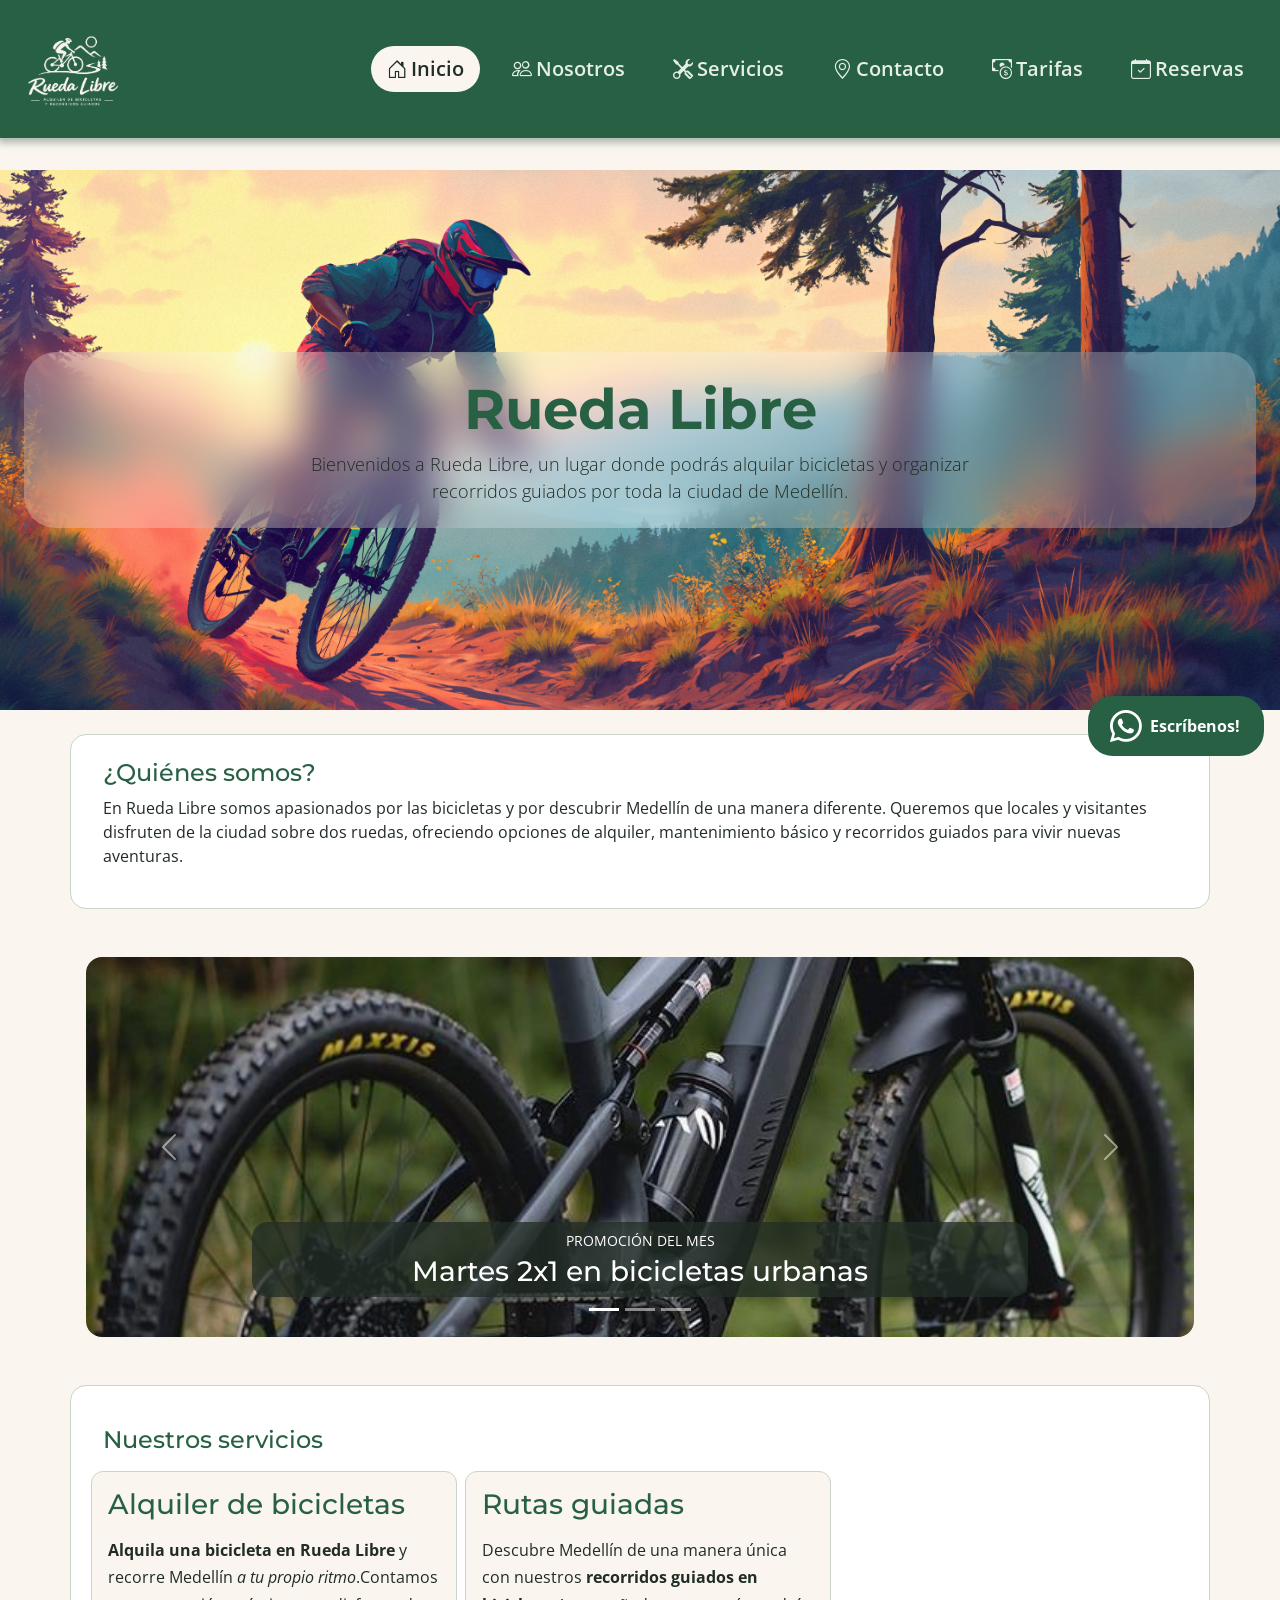
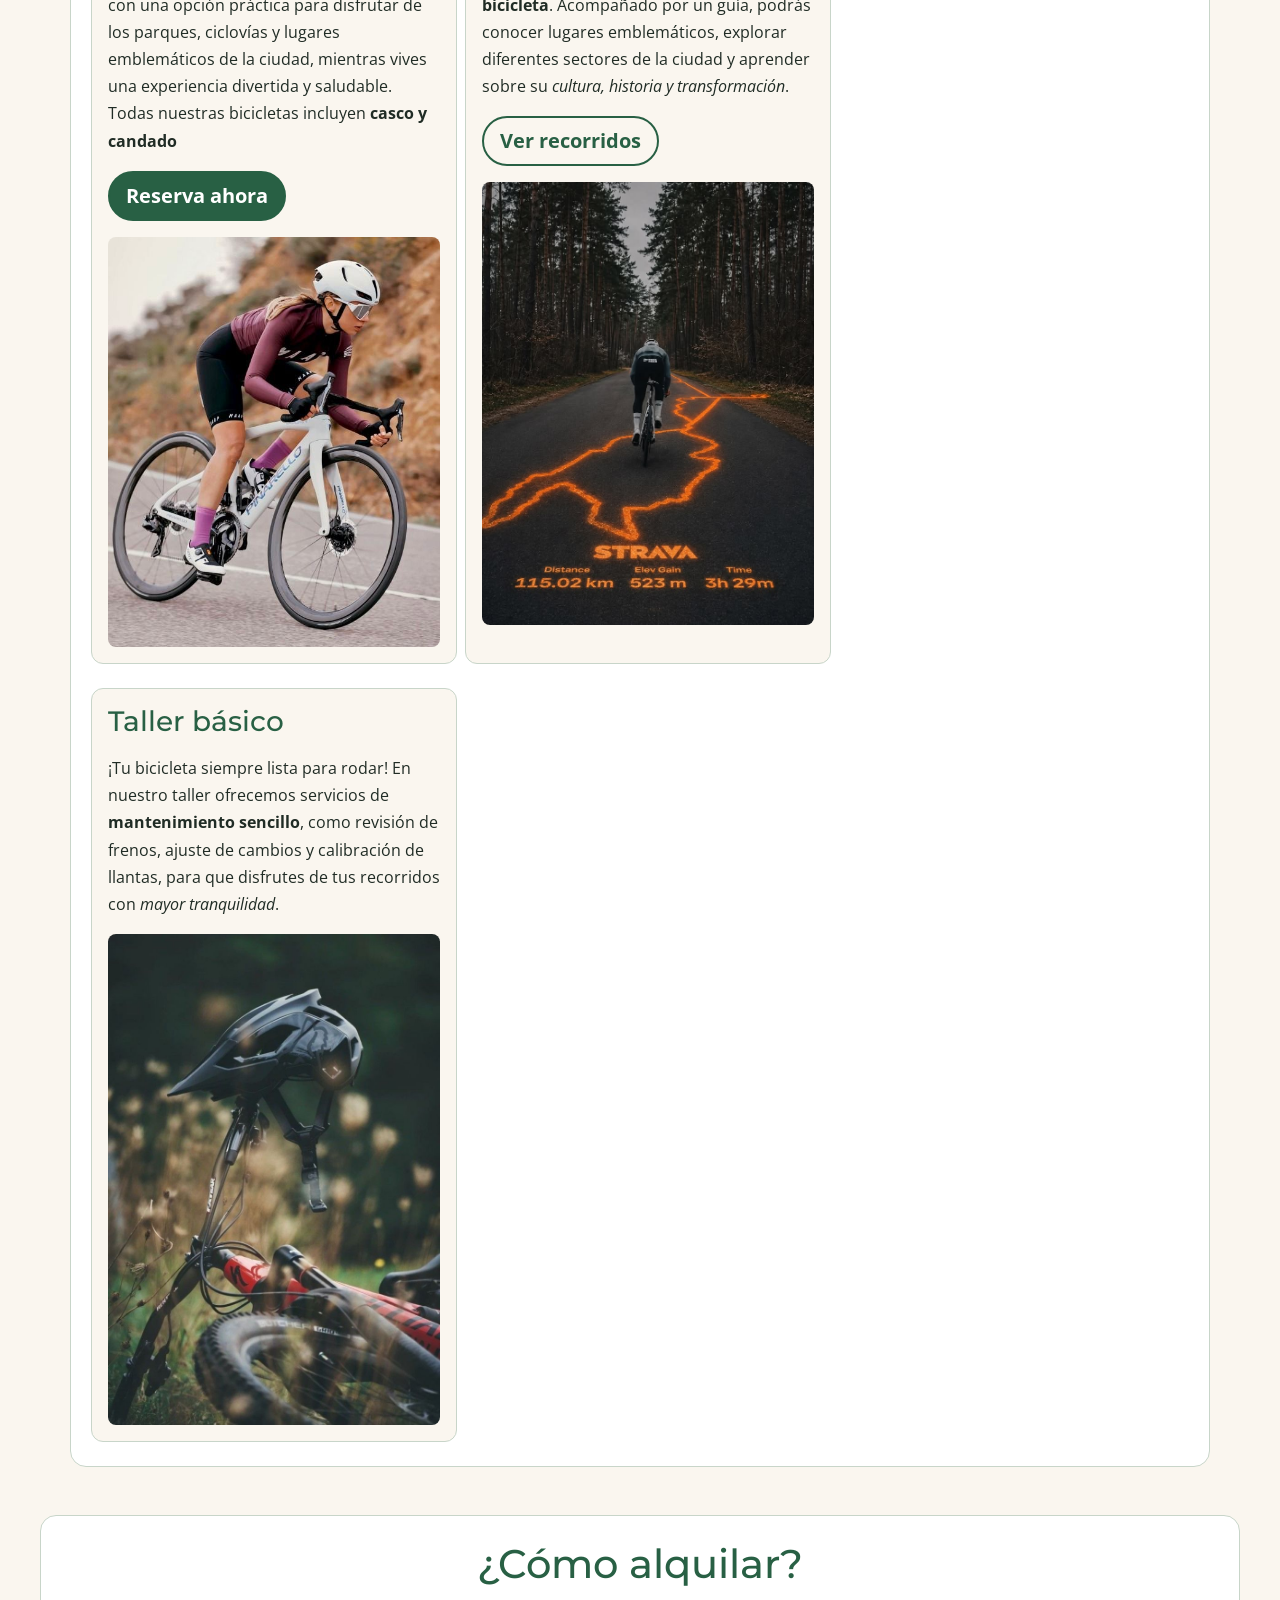
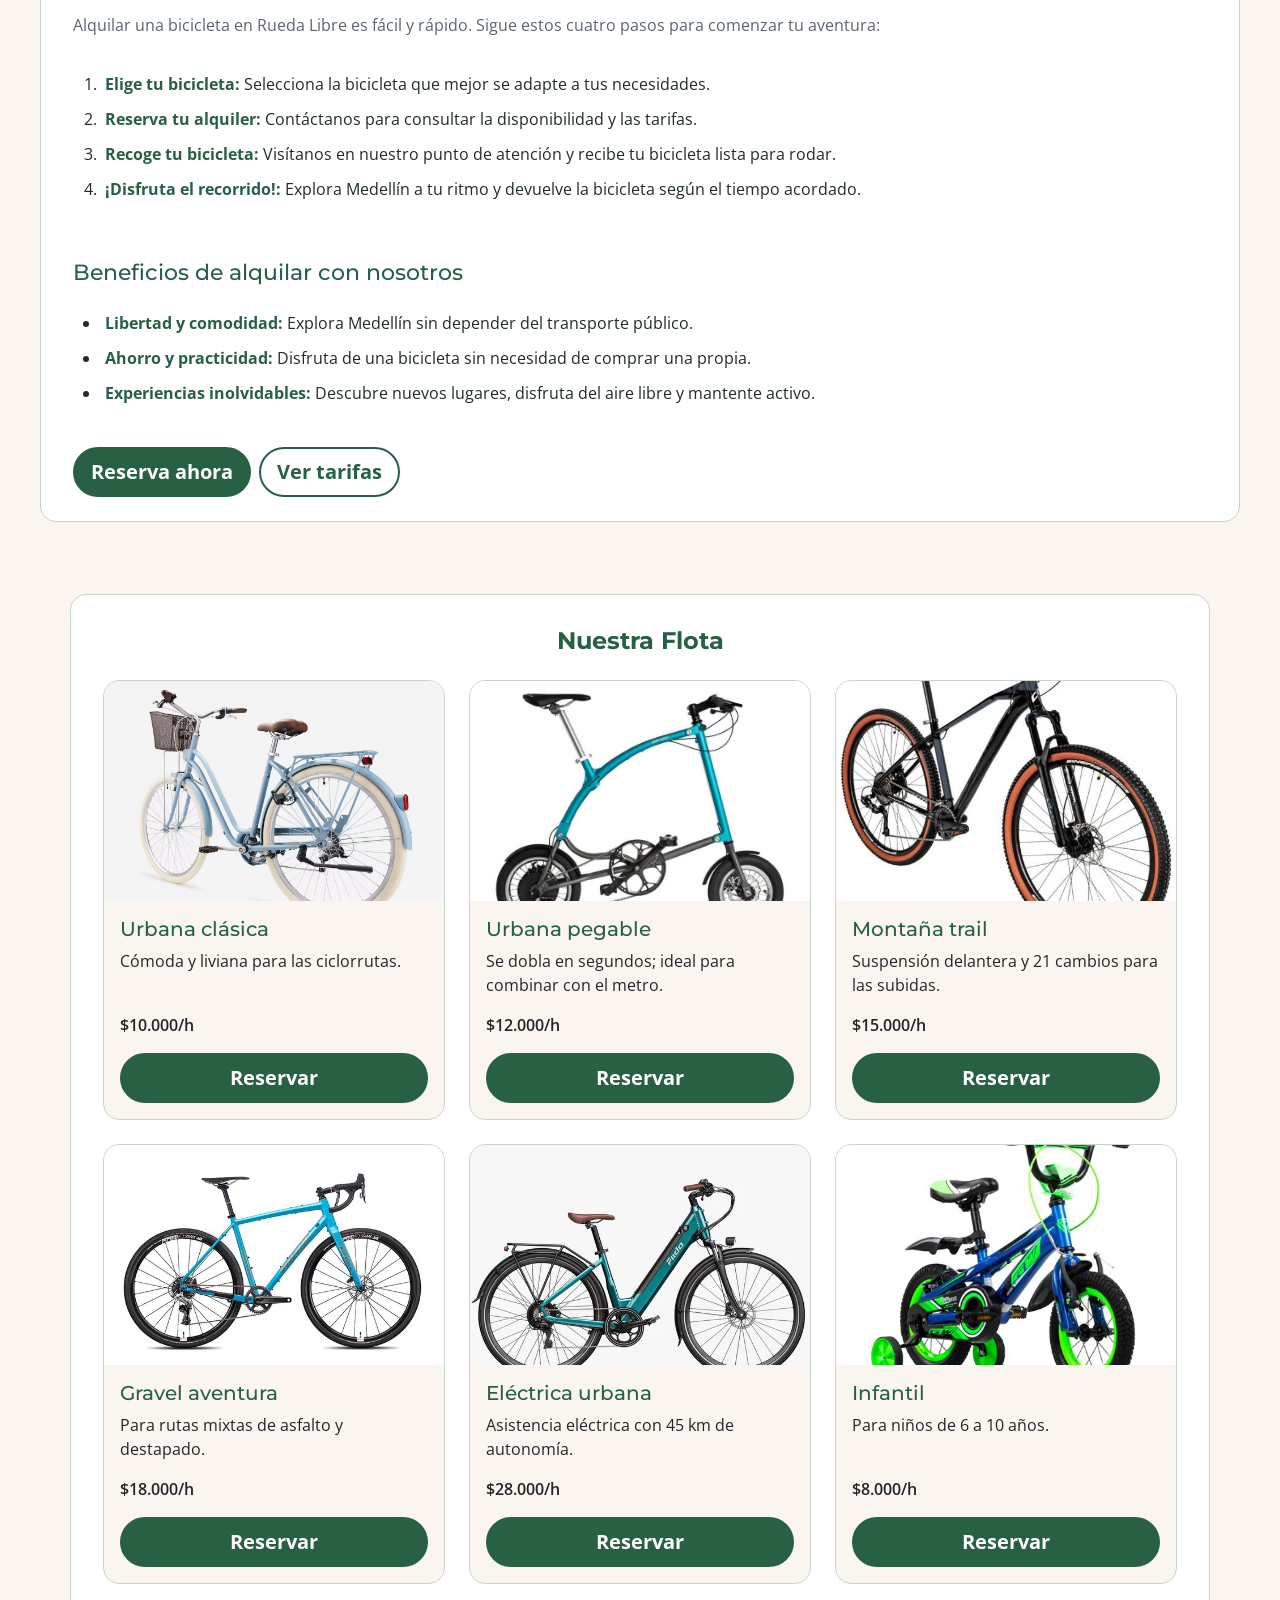
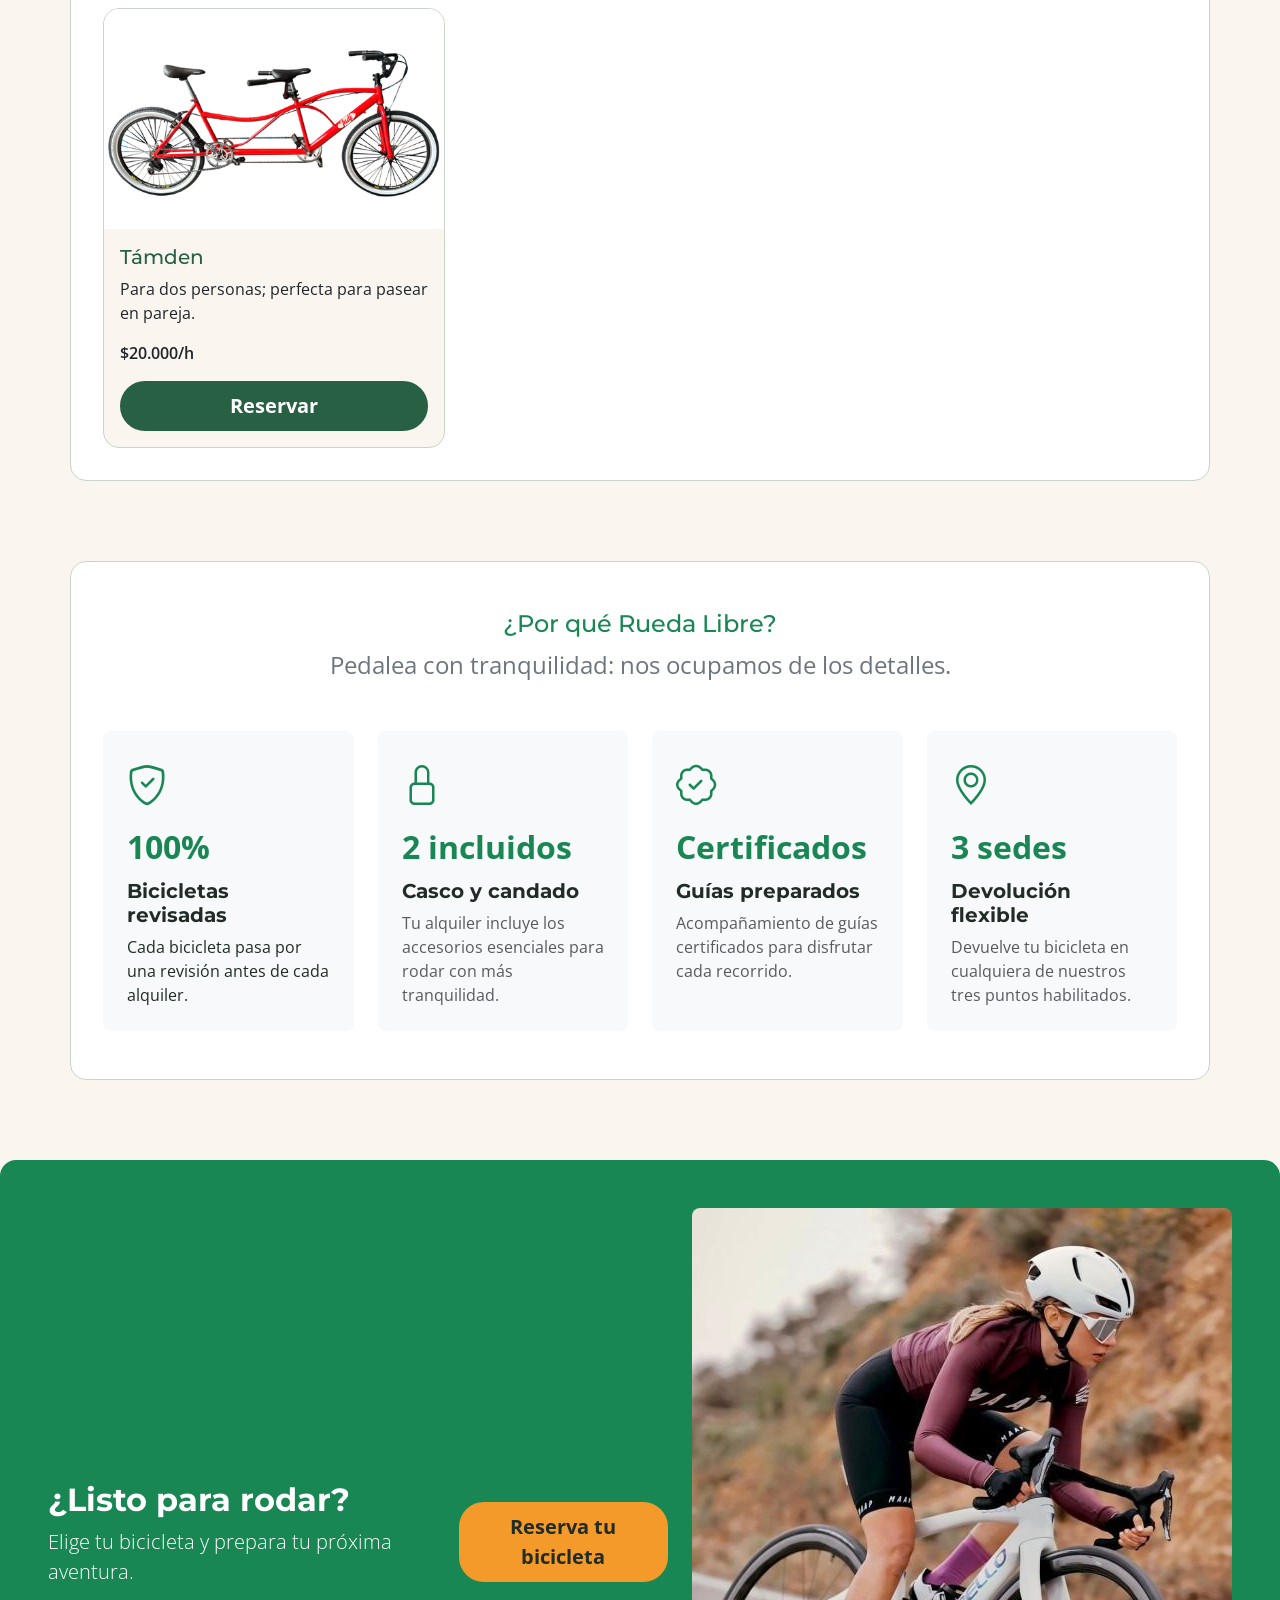
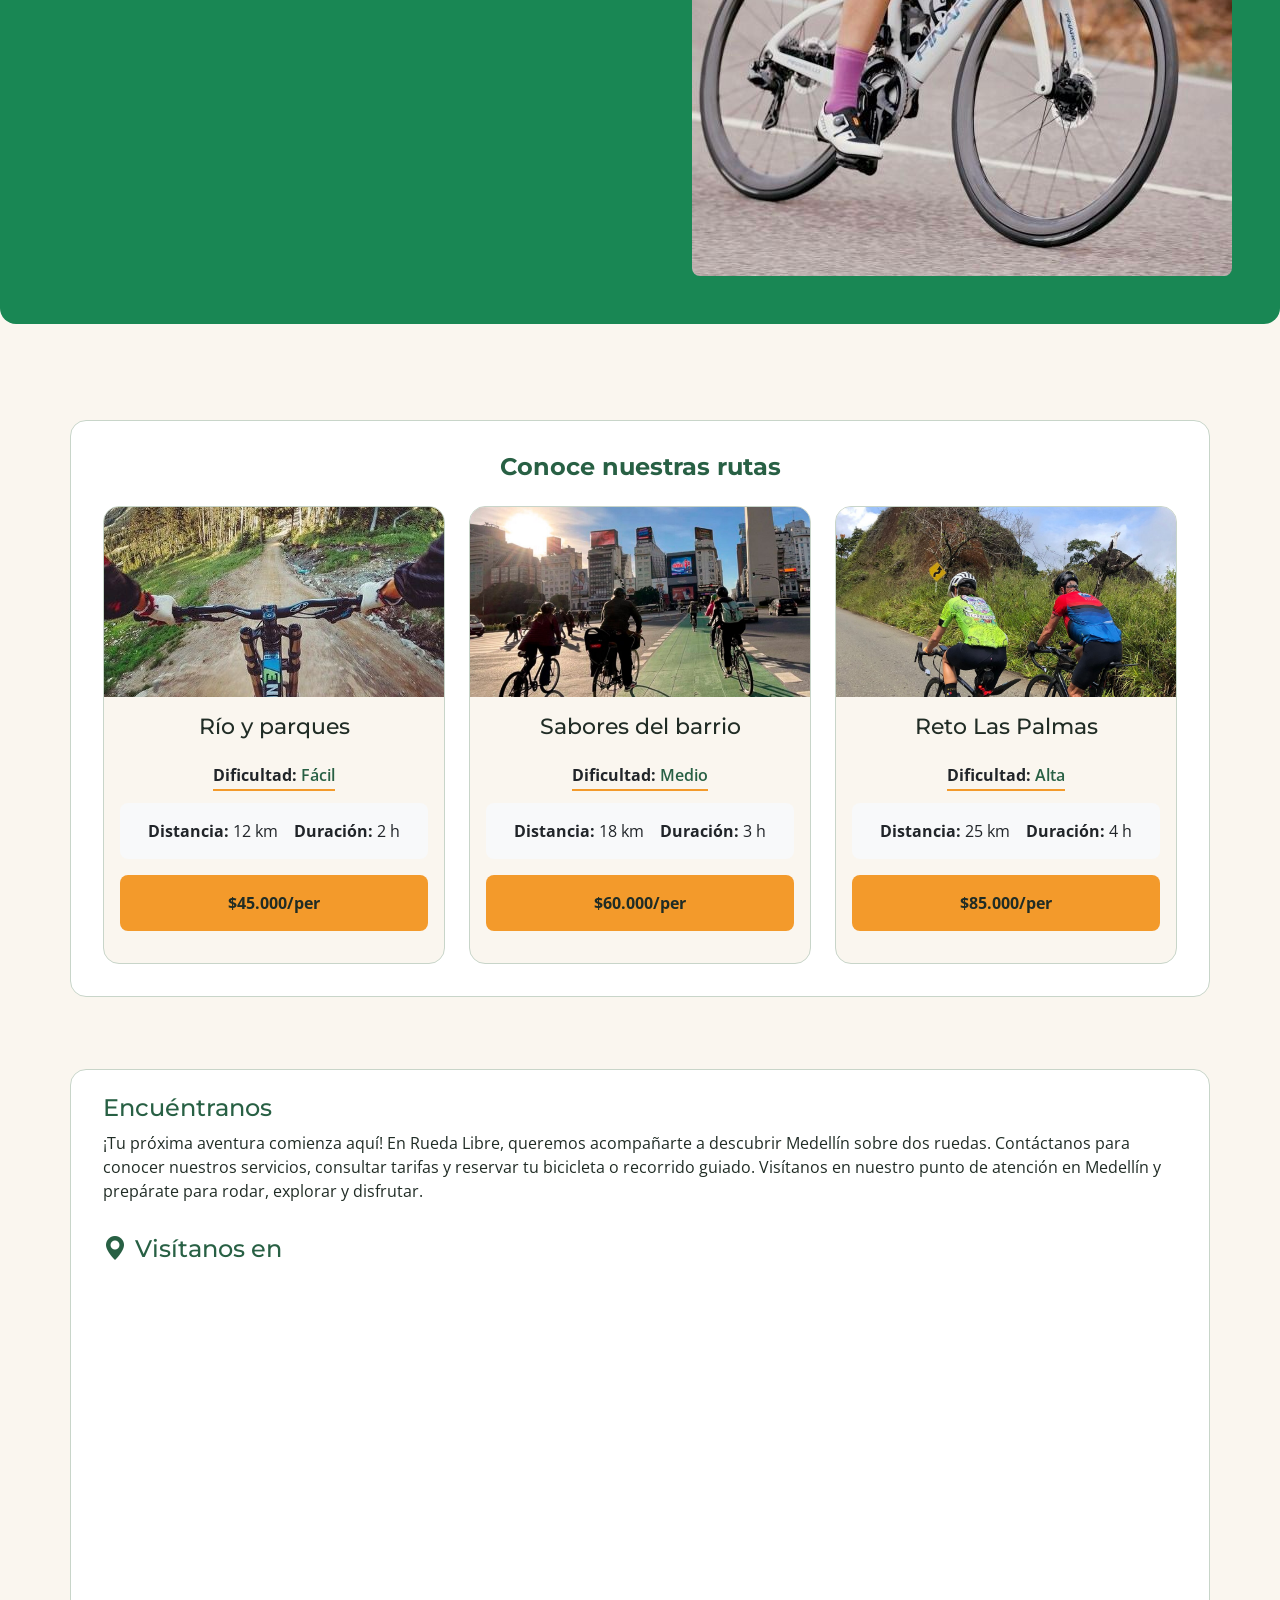
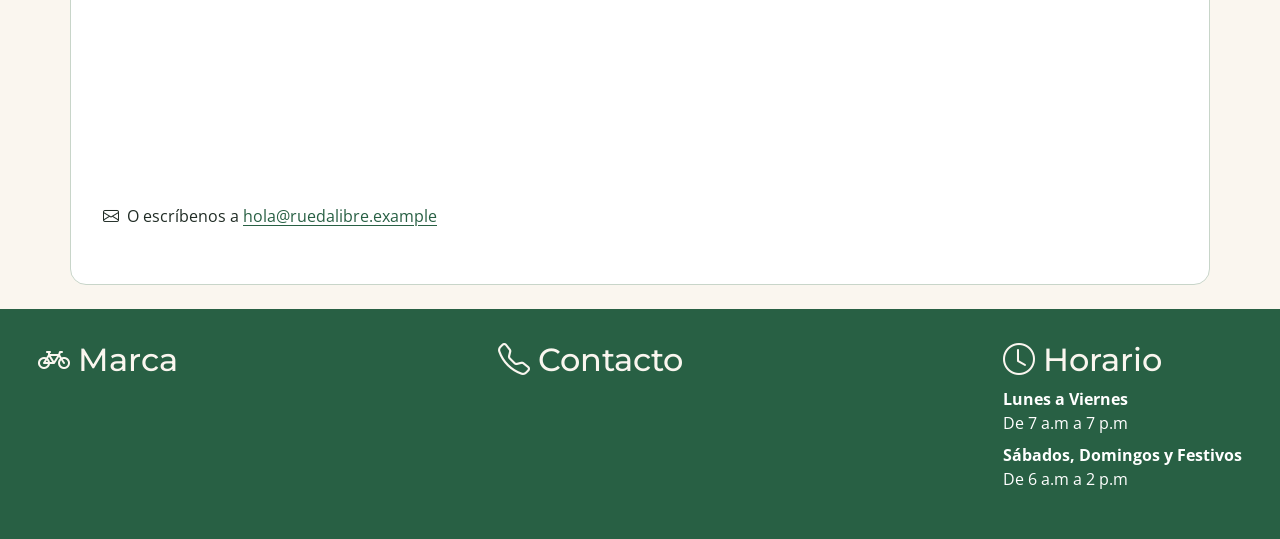
<file: index.html>
<!DOCTYPE html>
<html lang="es">

<head>
    <meta charset="UTF-8">
    <meta name="viewport" content="width=device-width, initial-scale=1.0">
    <link rel="preconnect" href="https://fonts.googleapis.com">
    <link rel="preconnect" href="https://fonts.gstatic.com" crossorigin>
    <link
        href="https://fonts.googleapis.com/css2?family=Inter:ital,opsz,wght@0,14..32,100..900;1,14..32,100..900&family=Montserrat:ital,wght@0,100..900;1,100..900&family=Open+Sans:ital,wght@0,300..800;1,300..800&display=swap"
        rel="stylesheet">
    <link
        href="https://fonts.googleapis.com/css2?family=Inter:ital,opsz,wght@0,14..32,100..900;1,14..32,100..900&family=Montserrat:ital,wght@0,100..900;1,100..900&display=swap"
        rel="stylesheet">
    <link href="https://cdn.jsdelivr.net/npm/bootstrap@5.3.8/dist/css/bootstrap.min.css" rel="stylesheet"
        integrity="sha384-sRIl4kxILFvY47J16cr9ZwB07vP4J8+LH7qKQnuqkuIAvNWLzeN8tE5YBujZqJLB" crossorigin="anonymous">
    <!-- <link rel="stylesheet" href="./mobile-first.css"> --> <!--CSS puro con enfoque Mobile-first-->
    <link rel="stylesheet" href="https://cdn.jsdelivr.net/npm/bootstrap-icons@1.11.3/font/bootstrap-icons.min.css">
    <link rel="stylesheet" href="./css/bootstrap.css"> <!-- CSS complemento de Bootstrap -->
    <title>Rueda Libre | Alquiler de bicicletas en Medellín</title>
    <meta name="description" content="Alquila bicicletas y organiza recorridos guiados por Medellín">
</head>

<body>

    <header class="sticky-top">
        <nav class="navbar navbar-expand-lg" data-bs-theme="dark" aria-label="Navegación principal">
            <div class="container-fluid">
                <a class="navbar-brand" href="./index.html"><img src="./img/Logo.png" alt="Logo de Rueda Libre" class="logo-img"></a>
                <button class="navbar-toggler" type="button" data-bs-toggle="collapse" data-bs-target="#menuPrincipal"
                    aria-controls="menuPrincipal" aria-expanded="false" aria-label="Abrir o cerrar el menú">
                    <span class="navbar-toggler-icon"></span>
                </button>
                <div class="collapse navbar-collapse" id="menuPrincipal">
                    <ul class="navbar-nav ms-auto">
                    <li class="nav-item"><a class="nav-link active" aria-current="page" href="./index.html"><i class="bi bi-house-door me-1" aria-hidden="true"></i>Inicio</a></li>
                    <li class="nav-item"><a class="nav-link" href="#Nosotros"><i class="bi bi-people me-1" aria-hidden="true"></i>Nosotros</a></li>
                    <li class="nav-item"><a class="nav-link" href="#Servicios"><i class="bi bi-tools me-1" aria-hidden="true"></i>Servicios</a></li>
                    <li class="nav-item"><a class="nav-link" href="#Encuentranos"><i class="bi bi-geo-alt me-1" aria-hidden="true"></i>Contacto</a></li>
                    <li class="nav-item"><a class="nav-link" href="./paginas/tarifas.html"><i class="bi bi-cash-coin me-1" aria-hidden="true"></i>Tarifas</a></li>
                    <li class="nav-item"><a class="nav-link" href="./paginas/reservas.html"><i class="bi bi-calendar-check me-1" aria-hidden="true"></i>Reservas</a></li>
                    </ul>
                </div>
            </div>
        </nav>
    </header>

    <main>
        <section
            class="container-fluid container-welcome d-flex flex-column align-items-center justify-content-center text-center px-4 py-5"
            id="container-welcome">
            <div class="welcome-content d-flex flex-column align-items-center justify-content-center w-100 w-md-75 w-xl-50 p-4 rounded-5">
                <h1 class="display-3 fw-bold">Rueda Libre</h1>
                <p class="lead mb-0">Bienvenidos a Rueda Libre, un lugar donde podrás alquilar bicicletas y organizar
                    recorridos guiados por toda la ciudad de Medellín.</p>
            </div>
        </section>


        <section class="container nosotros my-4 py-4" id="Nosotros">
            <h2 class="title nosotros-title">¿Quiénes somos?</h2>
            <p>En Rueda Libre somos apasionados por las bicicletas y por descubrir Medellín de una manera diferente.
                Queremos que locales y visitantes disfruten de la ciudad sobre dos ruedas, ofreciendo opciones de
                alquiler,
                mantenimiento básico y recorridos guiados para vivir nuevas aventuras.</p>
        </section>


          <section class="container-xl my-4 px-3 promociones" aria-labelledby="titulo-promos">
            <h2 id="titulo-promos" class="visually-hidden">Promociones del mes</h2>
            <div id="carruselPromos" class="carousel slide rounded-4 overflow-hidden" data-bs-ride="carousel">
                <div class="carousel-indicators">
                <button type="button" data-bs-target="#carruselPromos" data-bs-slide-to="0" class="active" aria-current="true" aria-label="Promoción 1"></button>
                <button type="button" data-bs-target="#carruselPromos" data-bs-slide-to="1" aria-label="Promoción 2"></button>
                <button type="button" data-bs-target="#carruselPromos" data-bs-slide-to="2" aria-label="Promoción 3"></button>
                </div>
                <div class="carousel-inner">
                <div class="carousel-item active">
                    <img src="./img/promo1.jpg" class="d-block w-100 promo-img" alt="Bicicleta urbana clásica de la flota de Rueda Libre">
                    <div class="carousel-caption">
                        <p class="mb-1 small text-uppercase">Promoción del mes</p>
                        <h3 class="mb-0">Martes 2x1 en bicicletas urbanas</h3>
                    </div>
                </div>
                <div class="carousel-item">
                    <img src="./img/promo2.jpg" class="d-block w-100 promo-img" alt="Bicicleta eléctrica urbana de la flota de Rueda Libre">
                    <div class="carousel-caption">
                        <p class="mb-1 small text-uppercase">Promoción del mes</p>
                        <h3 class="mb-0">20 % de descuento en eléctricas de lunes a jueves</h3>
                    </div>
                </div>
                <div class="carousel-item">
                    <img src="./img/promo3.jpg" class="d-block w-100 promo-img" alt="Grupo de ciclistas paseando por la ciudad en un recorrido guiado">
                    <div class="carousel-caption">
                        <p class="mb-1 small text-uppercase">Promoción del mes</p>
                        <h3 class="mb-0">Si cumples años, el recorrido guiado es gratis</h3>
                    </div>
                </div>
                </div>
                <button class="carousel-control-prev" type="button" data-bs-target="#carruselPromos" data-bs-slide="prev">
                    <span class="carousel-control-prev-icon" aria-hidden="true"></span>
                    <span class="visually-hidden">Promoción anterior</span>
                </button>
                <button class="carousel-control-next" type="button" data-bs-target="#carruselPromos" data-bs-slide="next">
                    <span class="carousel-control-next-icon" aria-hidden="true"></span>
                    <span class="visually-hidden">Promoción siguiente</span>
                </button>
            </div>
        </section>


        <section class="container servicios my-4 py-4 my-md-4" id="Servicios">

            <h2 class="title servicios-title mx-0 my-3">Nuestros servicios</h2>

            <div class="container-content container-content-servicios row g-4 column-gap-2">

                <article class="container-servicios-subtitle col-12 col-md-6 col-lg-4">
                    <h3 class="servicios-subtitle">Alquiler de bicicletas</h3>
                    <p class="servicios-text"><strong>Alquila una bicicleta en Rueda Libre</strong>
                        y recorre Medellín <em>a tu propio ritmo</em>.Contamos con una opción práctica para disfrutar de
                        los parques, ciclovías y lugares emblemáticos de la ciudad, mientras vives una experiencia
                        divertida
                        y
                        saludable. Todas nuestras bicicletas incluyen
                        <strong>casco y candado</strong>
                    </p>
                    <a href="./paginas/reservas.html" class="btn btn-primary btn-lg">Reserva ahora</a>
                    <img src="./img/ciclista.jpg" alt="Ciclista_mujer" class="servicios-image">
                </article>


                <article class="container-servicios-subtitle col-12 col-md-6 col-lg-4">
                    <h3 class="servicios-subtitle">Rutas guiadas</h3>
                    <p class="servicios-text"> Descubre Medellín de una manera única con nuestros <strong>recorridos
                            guiados
                            en bicicleta</strong>. Acompañado por un guía, podrás conocer lugares emblemáticos, explorar
                        diferentes sectores de la
                        ciudad y aprender sobre su <em>cultura, historia y transformación</em>.
                    </p>
                    <a href="./paginas/tarifas.html#tarifas-recorridos" class="btn btn-outline-primary btn-lg">Ver recorridos</a>
                    <img src="./img/Ruta.jpg" alt="Ruta_de_ciclismo" class="servicios-image">
                </article>

                <article class="container-servicios-subtitle col-12 col-md-6 col-lg-4">
                    <h3 class="servicios-subtitle">Taller básico</h3>
                    <p class="servicios-text">¡Tu bicicleta siempre lista para rodar! En nuestro taller ofrecemos
                        servicios
                        de
                        <strong>mantenimiento sencillo</strong>, como revisión de frenos, ajuste de cambios y
                        calibración de
                        llantas,
                        para que disfrutes de tus recorridos con <em>mayor tranquilidad</em>.
                    </p>
                    <img src="./img/Bicicleta.jpg" alt="Bicicleta_recostada_con_casco" class="servicios-image"
                        width="500">
                </article>

            </div>
        </section>


        <section class="container alquiler my-4 py-4" id="Alquiler">
            <h2 class="title alquiler-title">¿Cómo alquilar?</h2>
            <p>Alquilar una bicicleta en Rueda Libre es fácil y rápido. Sigue estos cuatro pasos para comenzar tu
                aventura:
            </p>
            <ol>
                <li><strong>Elige tu bicicleta:</strong> Selecciona la bicicleta que mejor se adapte a tus necesidades.
                </li>
                <li><strong>Reserva tu alquiler:</strong> Contáctanos para consultar la disponibilidad y las tarifas.
                </li>
                <li><strong>Recoge tu bicicleta:</strong> Visítanos en nuestro punto de atención y recibe tu bicicleta
                    lista
                    para rodar.</li>
                <li><strong>¡Disfruta el recorrido!:</strong> Explora Medellín a tu ritmo y devuelve la bicicleta según
                    el
                    tiempo acordado.</li>
            </ol>
            <h3>Beneficios de alquilar con nosotros</h3>
            <ul>
                <li><strong>Libertad y comodidad:</strong> Explora Medellín sin depender del transporte público.</li>
                <li><strong>Ahorro y practicidad:</strong> Disfruta de una bicicleta sin necesidad de comprar una
                    propia.
                </li>
                <li><strong>Experiencias inolvidables:</strong> Descubre nuevos lugares, disfruta del aire libre y
                    mantente
                    activo.</li>
            </ul>

            <div class="d-flex flex-wrap gap-2">
                <a href="./paginas/reservas.html" class="btn btn-primary btn-lg">Reserva ahora</a>
                <a href="./paginas/tarifas.html" class="btn btn-outline-primary btn-lg">Ver tarifas</a>
            </div>

        </section>

        <section class="container flota my-5" aria-labelledby="titulo-flota">
            <h2 id="titulo-flota" class="text-center fw-bold mb-4">Nuestra Flota</h2>
            <div class="row g-4">
                <article class="col-12 col-sm-6 col-lg-4">
                    <div class="card h-100">
                        <img src="./img/Urbana.jpg" class="card-img-top flota-img" alt="Bicicleta urbana clásica">
                        <div class="card-body d-flex flex-column">
                            <h3 class="card-title h5">Urbana clásica</h3>
                            <p class="card-text">Cómoda y liviana para las ciclorrutas.</p>
                            <p class="fw-semibold mt-auto">$10.000/h</p><a href="./paginas/reservas.html"
                                class="btn btn-primary btn-lg">Reservar</a>
                        </div>
                    </div>
                </article>
                <article class="col-12 col-sm-6 col-lg-4">
                    <div class="card h-100">
                        <img src="./img/Pegable.jpg" class="card-img-top flota-img" alt="Bicicleta urbana pegable">
                        <div class="card-body d-flex flex-column">
                            <h3 class="card-title h5">Urbana pegable</h3>
                            <p class="card-text">Se dobla en segundos; ideal para combinar con el metro.</p>
                            <p class="fw-semibold mt-auto">$12.000/h</p><a href="./paginas/reservas.html"
                                class="btn btn-primary btn-lg">Reservar</a>
                        </div>
                    </div>
                </article>
                <article class="col-12 col-sm-6 col-lg-4">
                    <div class="card h-100">
                        <img src="./img/Montana.jpeg" class="card-img-top flota-img" alt="Bicicleta montaña trail">
                        <div class="card-body d-flex flex-column">
                            <h3 class="card-title h5">Montaña trail</h3>
                            <p class="card-text">Suspensión delantera y 21 cambios para las subidas.</p>
                            <p class="fw-semibold mt-auto">$15.000/h</p><a href="./paginas/reservas.html"
                                class="btn btn-primary btn-lg">Reservar</a>
                        </div>
                    </div>
                </article>
                <article class="col-12 col-sm-6 col-lg-4">
                    <div class="card h-100">
                        <img src="./img/gravel.jpg" class="card-img-top flota-img" alt="Bicicleta gravel aventura">
                        <div class="card-body d-flex flex-column">
                            <h3 class="card-title h5">Gravel aventura</h3>
                            <p class="card-text">Para rutas mixtas de asfalto y destapado.</p>
                            <p class="fw-semibold mt-auto">$18.000/h</p><a href="./paginas/reservas.html"
                                class="btn btn-primary btn-lg">Reservar</a>
                        </div>
                    </div>
                </article>
                <article class="col-12 col-sm-6 col-lg-4">
                    <div class="card h-100">
                        <img src="./img/Electrica.jpg" class="card-img-top flota-img" alt="Bicicleta eléctrica urbana">
                        <div class="card-body d-flex flex-column">
                            <h3 class="card-title h5">Eléctrica urbana</h3>
                            <p class="card-text">Asistencia eléctrica con 45 km de autonomía.</p>
                            <p class="fw-semibold mt-auto">$28.000/h</p><a href="./paginas/reservas.html"
                                class="btn btn-primary btn-lg">Reservar</a>
                        </div>
                    </div>
                </article>
                <article class="col-12 col-sm-6 col-lg-4">
                    <div class="card h-100">
                        <img src="./img/Nino.jpg" class="card-img-top flota-img" alt="Bicicleta para niños">
                        <div class="card-body d-flex flex-column">
                            <h3 class="card-title h5">Infantil</h3>
                            <p class="card-text">Para niños de 6 a 10 años.</p>
                            <p class="fw-semibold mt-auto">$8.000/h</p><a href="./paginas/reservas.html"
                                class="btn btn-primary btn-lg">Reservar</a>
                        </div>
                    </div>
                </article>
                <article class="col-12 col-sm-6 col-lg-4">
                    <div class="card h-100">
                        <img src="./img/tamden.jpg" class="card-img-top flota-img"
                            alt="Bicicleta tándem para dos personas">
                        <div class="card-body d-flex flex-column">
                            <h3 class="card-title h5">Támden</h3>
                            <p class="card-text">Para dos personas; perfecta para pasear en pareja.</p>
                            <p class="fw-semibold mt-auto">$20.000/h</p><a href="./paginas/reservas.html"
                                class="btn btn-primary btn-lg">Reservar</a>
                        </div>
                    </div>
                </article>
            </div>
        </section>

        <section class="container py-5">
            <div class="text-center mb-5">
                <h2 class="text-success">¿Por qué Rueda Libre?</h2>
                <p class="mb-0 fs-4 text-secondary">Pedalea con tranquilidad: nos ocupamos de los detalles.</p>
            </div>

            <div class="row g-4">
                <article class="col-12 col-md-6 col-lg-3">
                    <div class="h-100 bg-light rounded-3 p-4">
                        <i class="bi bi-shield-check fs-1 text-success d-block mb-2" aria-hidden="true"></i>
                        <p class="fs-2 fw-bold text-success mb-2">100%</p>
                        <h3 class="h5 fw-bold mb-2">Bicicletas revisadas</h3>
                        <p class="mb-0">Cada bicicleta pasa por una revisión antes de cada alquiler.</p>
                    </div>
                </article>

                <article class="col-12 col-md-6 col-lg-3">
                    <div class="h-100 bg-light rounded-3 p-4">
                        <i class="bi bi-lock fs-1 text-success d-block mb-2" aria-hidden="true"></i>
                        <p class="fs-2 fw-bold text-success mb-2">2 incluidos</p>
                        <h3 class="h5 fw-bold mb-2">Casco y candado</h3>
                        <p class="text-body-secondary mb-0">Tu alquiler incluye los accesorios esenciales para rodar con
                            más tranquilidad.</p>
                    </div>
                </article>

                <article class="col-12 col-md-6 col-lg-3">
                    <div class="h-100 bg-light rounded-3 p-4">
                        <i class="bi bi-patch-check fs-1 text-success d-block mb-2" aria-hidden="true"></i>
                        <p class="fs-2 fw-bold text-success mb-2">Certificados</p>
                        <h3 class="h5 fw-bold mb-2">Guías preparados</h3>
                        <p class="text-body-secondary mb-0">Acompañamiento de guías certificados para disfrutar cada
                            recorrido.</p>
                    </div>
                </article>

                <article class="col-12 col-md-6 col-lg-3">
                    <div class="h-100 bg-light rounded-3 p-4">
                        <i class="bi bi-geo-alt fs-1 text-success d-block mb-2" aria-hidden="true"></i>
                        <p class="fs-2 fw-bold text-success mb-2">3 sedes</p>
                        <h3 class="h5 fw-bold mb-2">Devolución flexible</h3>
                        <p class="text-body-secondary mb-0">Devuelve tu bicicleta en cualquiera de nuestros tres puntos
                            habilitados.</p>
                    </div>
                </article>
            </div>
        </section>

        <section class="my-4 my-md-5 rounded-4 bg-success text-white p-4 p-md-5">
            <div class="d-flex flex-column flex-md-row align-items-md-center justify-content-between gap-4">
                <div
                    class="d-flex flex-column flex-md-row align-items-md-center justify-content-around gap-4 flex-grow-1">
                    <div>
                        <h2 class="h2 fw-bold mb-2">¿Listo para rodar?</h2>
                        <p class="lead">Elige tu bicicleta y prepara tu próxima aventura.</p>
                    </div>
                    <a href="./paginas/reservas.html"
                        class="btn btn-warning btn-lg align-self-start align-self-md-center">Reserva tu bicicleta</a>
                </div>
                <img src="./img/ciclista.jpg" class="d-none d-md-block rounded-3 img-fluid"
                    alt="Mujer montando bicicleta">
            </div>
        </section>

        <section class="container rutas my-5" aria-labelledby="titulo-rutas">
            <h2 id="titulo-rutas" class="text-center fw-bold mb-4">Conoce nuestras rutas</h2>
            <div class="row g-4">
                <article class="col-12 col-lg-4">
                    <div class="card h-100 overflow-hidden">
                        <img src="./img/ruta1.jpg" class="card-img-top route-image"
                            alt="Ciclista recorriendo un camino montañoso">
                        <div class="ruta-info card-body d-flex flex-column text-center gap-3">
                            <h3 class="h4 card-title">Río y parques</h3>
                            <p class="dificultad mb-0"><b>Dificultad:</b> <span class="nivel">Fácil</span></p>
                            <div class="d-flex flex-wrap justify-content-center gap-3 bg-light rounded-3 p-3">
                                <p class="distancia mb-0"><b>Distancia:</b> 12 km</p>
                                <p class="duracion mb-0"><b>Duración:</b> 2 h</p>
                            </div>
                            <p class="ruta-precio fw-bold rounded-3 p-3 mt-auto">$45.000/per</p>
                        </div>
                    </div>
                </article>
                <article class="col-12 col-lg-4">
                    <div class="card h-100 overflow-hidden">
                        <img src="./img/ruta2.jpg" class="card-img-top route-image"
                            alt="Ciclistas paseando por la ciudad">
                        <div class="ruta-info card-body d-flex flex-column text-center gap-3">
                            <h3 class="h4 card-title">Sabores del barrio</h3>
                            <p class="dificultad mb-0"><b>Dificultad:</b> <span class="nivel">Medio</span></p>
                            <div class="d-flex flex-wrap justify-content-center gap-3 bg-light rounded-3 p-3">
                                <p class="distancia mb-0"><b>Distancia:</b> 18 km</p>
                                <p class="duracion mb-0"><b>Duración:</b> 3 h</p>
                            </div>
                            <p class="ruta-precio fw-bold rounded-3 p-3 mt-auto">$60.000/per</p>
                        </div>
                    </div>
                </article>
                <article class="col-12 col-lg-4">
                    <div class="card h-100 overflow-hidden">
                        <img src="./img/ruta3.jpg" class="card-img-top route-image"
                            alt="Ciclistas subiendo una loma inclinada">
                        <div class="ruta-info card-body d-flex flex-column text-center gap-3">
                            <h3 class="h4 card-title">Reto Las Palmas</h3>
                            <p class="dificultad mb-0"><b>Dificultad:</b> <span class="nivel">Alta</span></p>
                            <div class="d-flex flex-wrap justify-content-center gap-3 bg-light rounded-3 p-3">
                                <p class="distancia mb-0"><b>Distancia:</b> 25 km</p>
                                <p class="duracion mb-0"><b>Duración:</b> 4 h</p>
                            </div>
                            <p class="ruta-precio fw-bold rounded-3 p-3 mt-auto">$85.000/per</p>
                        </div>
                    </div>
                </article>
            </div>
        </section>

        <section class="container container-encuentranos my-4 py-4" id="Encuentranos">

            <h2 class="title encuentranos-title">Encuéntranos</h2>

            <p>
                ¡Tu próxima aventura comienza aquí! En Rueda Libre, queremos
                acompañarte a descubrir Medellín sobre dos ruedas. Contáctanos
                para conocer nuestros servicios, consultar tarifas y reservar
                tu bicicleta o recorrido guiado. Visítanos en nuestro punto de
                atención en Medellín y prepárate para rodar, explorar y disfrutar.
            </p>

            <div class="container-encuentranos-content encuentranos-map">

                <h3><i class="bi bi-geo-alt-fill me-2" aria-hidden="true"></i>Visítanos en</h3>

                <iframe
                    src="https://www.google.com/maps/embed?pb=!1m18!1m12!1m3!1d3853.514376188081!2d-75.4993815813204!3d6.206771597466612!2m3!1f0!2f0!3f0!3m2!1i1024!2i768!4f13.1!3m3!1m2!1s0x8e4427141bd57539%3A0x10befc97ec4a2bd7!2sBosque%20de%20pinos!5e0!3m2!1ses!2sco!4v1792507449510!5m2!1ses!2sco"
                    width="600" height="450" style="border: 0;" allowfullscreen loading="lazy"
                    referrerpolicy="strict-origin-when-cross-origin" title="Ubicación de Rueda Libre en Medellín">
                </iframe>

            </div>

            <address class="container-encuentranos-content encuentranos-mail">
                
                <i class="bi bi-envelope me-2" aria-hidden="true"></i>O escríbenos a
                <a href="mailto:hola@ruedalibre.example">
                    hola@ruedalibre.example
                </a>

            </address>

        </section>



        <aside class="whatsapp">
            <a href="whatsapp://send?phone=573001234567" target="_blank" class="btn btn-primary btn-whatsapp" aria-label="Escríbenos por WhatsApp">
                <i class="bi bi-whatsapp" aria-hidden="true"></i>
                <p>Escríbenos!</p>
            </a>
        </aside>
    </main>

    <footer id="footer">
        <section class="footer-section">
            <h2><i class="bi bi-bicycle me-2" aria-hidden="true"></i>Marca</h2>
        </section>

        <section class="footer-section">
            <h2><i class="bi bi-telephone me-2" aria-hidden="true"></i>Contacto</h2>
        </section>

        <section class="footer-section">
            <h2><i class="bi bi-clock me-2" aria-hidden="true"></i>Horario</h2>

            <dl>
                <dt>Lunes a Viernes</dt>
                <dd>De 7 a.m a 7 p.m</dd>

                <dt>Sábados, Domingos y Festivos</dt>
                <dd>De 6 a.m a 2 p.m</dd>
            </dl>

        </section>

    </footer>

    <script src="https://cdn.jsdelivr.net/npm/bootstrap@5.3.8/dist/js/bootstrap.bundle.min.js"
        integrity="sha384-FKyoEForCGlyvwx9Hj09JcYn3nv7wiPVlz7YYwJrWVcXK/BmnVDxM+D2scQbITxI"
        crossorigin="anonymous"></script>
</body>

</html>
</file>
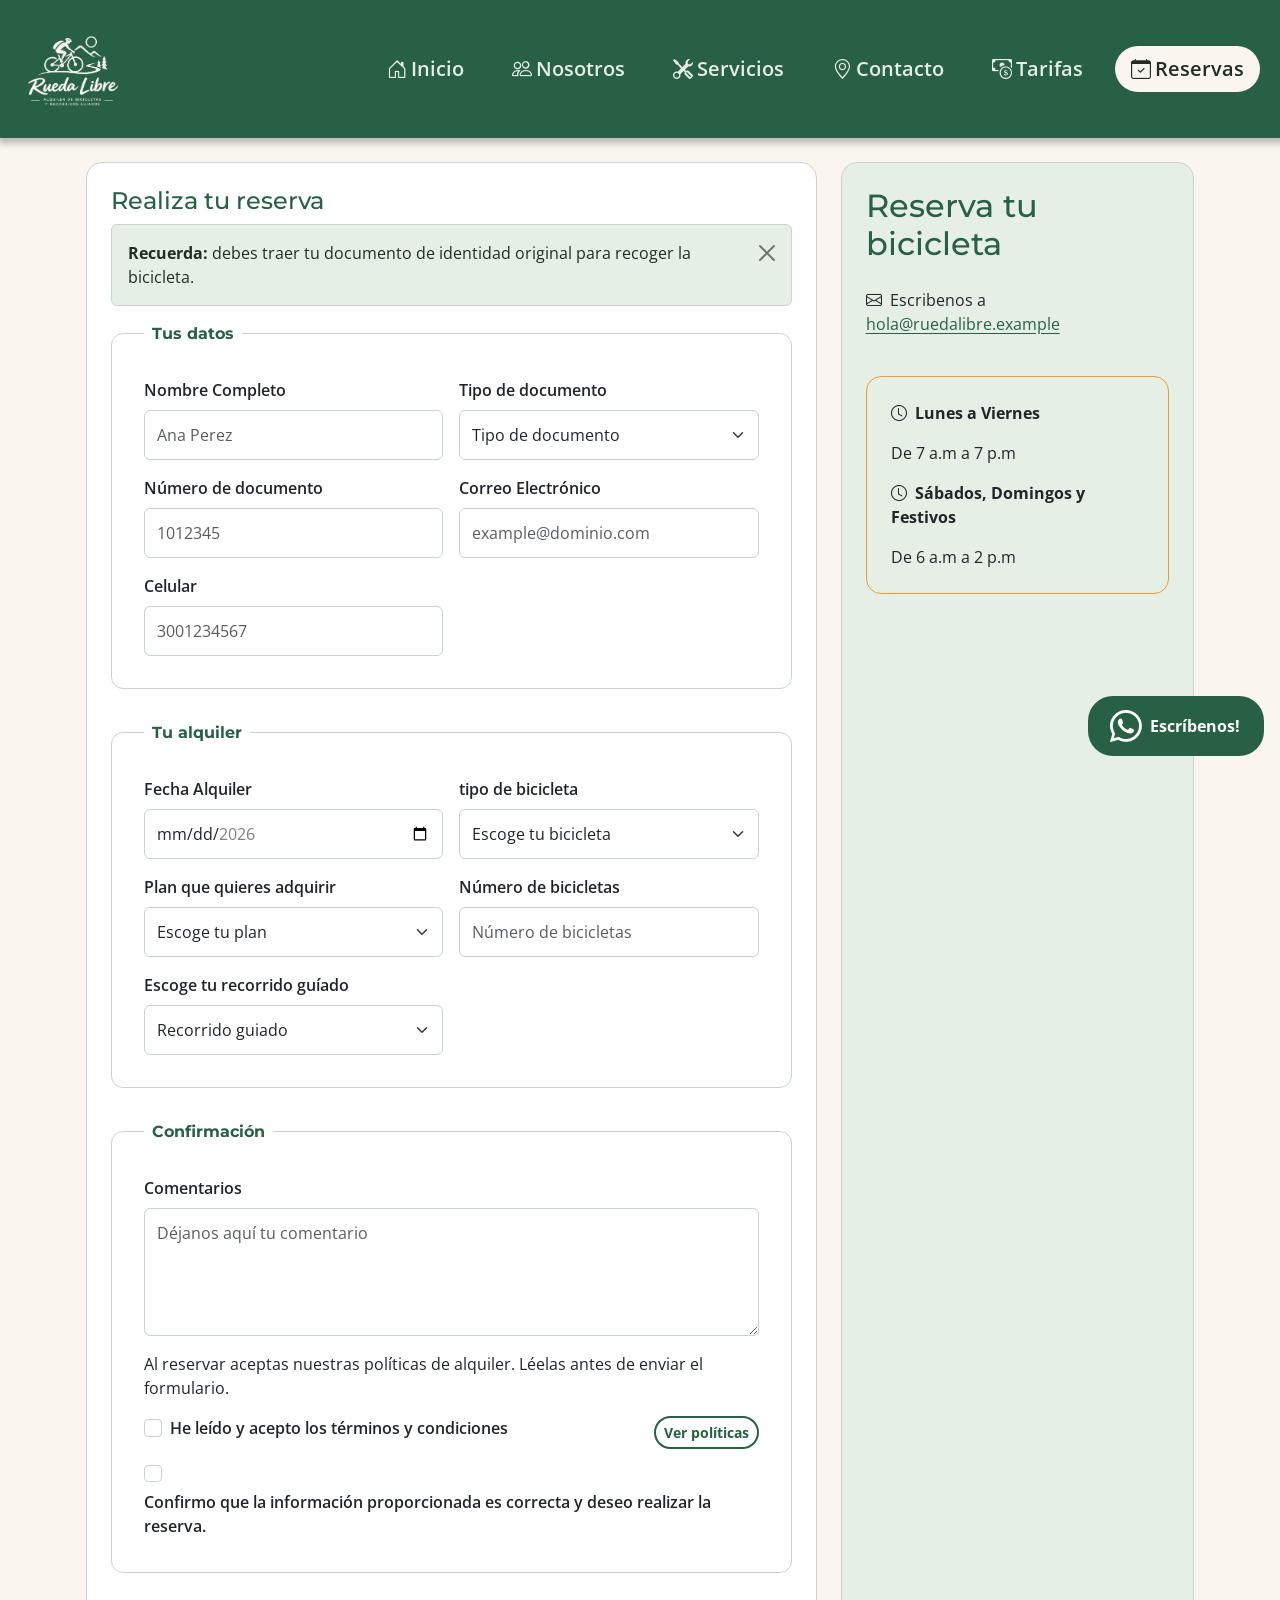
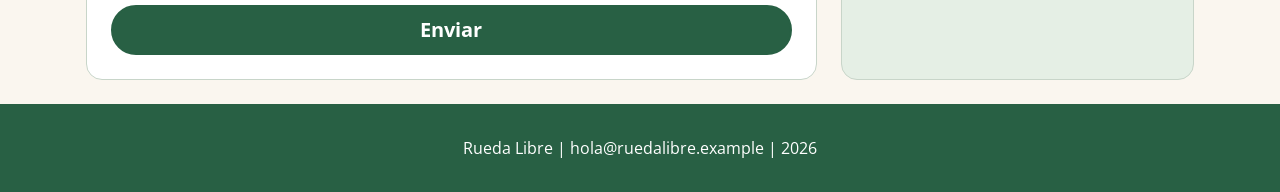
<file: paginas/reservas.html>
<!DOCTYPE html>
<html lang="es">

<head>
    <meta charset="UTF-8">
    <meta name="viewport" content="width=device-width, initial-scale=1.0">
    <title>RuedaLibre | Reserva tu bicicleta</title>
    <link rel="preconnect" href="https://fonts.googleapis.com">
    <link rel="preconnect" href="https://fonts.gstatic.com" crossorigin>
    <link
        href="https://fonts.googleapis.com/css2?family=Inter:ital,opsz,wght@0,14..32,100..900;1,14..32,100..900&family=Montserrat:ital,wght@0,100..900;1,100..900&family=Open+Sans:ital,wght@0,300..800;1,300..800&display=swap"
        rel="stylesheet">
    <link href="https://cdn.jsdelivr.net/npm/bootstrap@5.3.8/dist/css/bootstrap.min.css" rel="stylesheet"
        integrity="sha384-sRIl4kxILFvY47J16cr9ZwB07vP4J8+LH7qKQnuqkuIAvNWLzeN8tE5YBujZqJLB" crossorigin="anonymous">
    <link rel="stylesheet" href="https://cdn.jsdelivr.net/npm/bootstrap-icons@1.11.3/font/bootstrap-icons.min.css">
    <link rel="stylesheet" href="../css/bootstrap.css"> <!-- CSS complemento de Bootstrap -->
    <meta name="description" content="Reserva aquí nuestras bicicletas o agenda una de nuestras rutas por Medellín">
</head>

<body>
    <header class="sticky-top">
        <nav class="navbar navbar-expand-lg" data-bs-theme="dark" aria-label="Navegación principal">
            <div class="container-fluid">
                <a class="navbar-brand" href="../index.html"><img src="../img/Logo.png" alt="Logo de Rueda Libre" class="logo-img"></a>
                <button class="navbar-toggler" type="button" data-bs-toggle="collapse" data-bs-target="#menuPrincipal"
                    aria-controls="menuPrincipal" aria-expanded="false" aria-label="Abrir o cerrar el menú">
                    <span class="navbar-toggler-icon"></span>
                </button>
                <div class="collapse navbar-collapse" id="menuPrincipal">
                    <ul class="navbar-nav ms-auto">
                    <li class="nav-item"><a class="nav-link" href="../index.html"><i class="bi bi-house-door me-1" aria-hidden="true"></i>Inicio</a></li>
                    <li class="nav-item"><a class="nav-link" href="../index.html#Nosotros"><i class="bi bi-people me-1" aria-hidden="true"></i>Nosotros</a></li>
                    <li class="nav-item"><a class="nav-link" href="../index.html#Servicios"><i class="bi bi-tools me-1" aria-hidden="true"></i>Servicios</a></li>
                    <li class="nav-item"><a class="nav-link" href="../index.html#Encuentranos"><i class="bi bi-geo-alt me-1" aria-hidden="true"></i>Contacto</a></li>
                    <li class="nav-item"><a class="nav-link" href="./tarifas.html"><i class="bi bi-cash-coin me-1" aria-hidden="true"></i>Tarifas</a></li>
                    <li class="nav-item"><a class="nav-link active" aria-current="page" href="./reservas.html"><i class="bi bi-calendar-check me-1" aria-hidden="true"></i>Reservas</a></li>
                    </ul>
                </div>
            </div>
        </nav>
    </header>

    <main class="container-xl my-4 px-3">
        <div class="row g-4">

            <div class="col-12 col-md-6 col-xl-8">
                <section class="card bg-white h-100 container-formreservas">
                    <div class="card-body p-3 p-md-4">
                        <h2>Realiza tu reserva</h2>
                        <div class="alert alert-info alert-dismissible fade show" role="alert">
                            <strong>Recuerda:</strong> debes traer tu documento de identidad original para recoger la bicicleta.
                            <button type="button" class="btn-close" data-bs-dismiss="alert" aria-label="Cerrar aviso"></button>
                        </div>
                        <form action="" method="post" class="needs-validation" novalidate>
                            <fieldset>
                                <legend>Tus datos</legend>
                                <div class="row g-3">
                                    <div class="col-12 col-xl-6">
                                        <label for="nombre" class="form-label">Nombre Completo</label>
                                        <input type="text" class="form-control" name="nombre" id="nombre"
                                            placeholder="Ana Perez" minlength="3"
                                            title="Por favor, ingrese su nombre completo. solo se aceptan letras y espacios. Un mínimo de 3 caracteres."
                                            pattern="^[a-zA-ZáéíóúñÑÁÉÍÓÚ ]+$" required>
                                        <div class="invalid-feedback">Escribe tu nombre completo usando solo letras y espacios (mínimo 3 caracteres).</div>
                                    </div>

                                    <div class="col-12 col-xl-6">
                                        <label for="tipoDoc" class="form-label">Tipo de documento</label>
                                        <select class="form-select" name="tipoDoc" id="tipoDoc"
                                            title="Por favor, seleccione su tipo de documento" required>
                                            <option value="" selected disabled>Tipo de documento</option>
                                            <option value="ti">Tarjeta de identidad</option>
                                            <option value="cc">Cédula de ciudadanía</option>
                                            <option value="ce">Cedula de extranjería</option>
                                        </select>
                                        <div class="invalid-feedback">Selecciona tu tipo de documento de la lista.</div>
                                    </div>

                                    <div class="col-12 col-xl-6">
                                        <label for="numDoc" class="form-label">Número de documento</label>
                                        <input type="text" class="form-control" name="numDoc" id="numDoc"
                                            pattern="[0-9]{6,10}"
                                            title="Por favor, ingrese un número de documento válido. Solo se aceptan números del 0 al 9. Un máximo de 10 dígitos y un mínimo de 6."
                                            placeholder="1012345" required>
                                        <div class="invalid-feedback">Escribe solo números, entre 6 y 10 dígitos, sin puntos ni espacios.</div>
                                    </div>

                                    <div class="col-12 col-xl-6">
                                        <label for="correo" class="form-label">Correo Electrónico</label>
                                        <input type="email" class="form-control" name="correo" id="correo"
                                            placeholder="example@dominio.com" required
                                            title="Por favor, ingrese un correo electrónico válido, debe contener un '@', un dominio y una extensión válida.">
                                        <div class="invalid-feedback">Escribe un correo válido que incluya @, por ejemplo nombre@dominio.com.</div>
                                    </div>

                                    <div class="col-12 col-xl-6">
                                        <label for="celular" class="form-label">Celular</label>
                                        <input type="tel" class="form-control" pattern="3[0-9]{9}" name="celular"
                                            id="celular" placeholder="3001234567" required
                                            title="Por favor, ingrese un número de celular válido. Debe comenzar con '3' y contener 10 dígitos en total. Solo se aceptan números del 0 al 9.">
                                        <div class="invalid-feedback">Escribe 10 dígitos seguidos, sin espacios, que empiecen por 3 (por ejemplo 3001234567).</div>
                                    </div>
                                </div>
                            </fieldset>

                            <fieldset>
                                <legend>Tu alquiler</legend>
                                <div class="row g-3">
                                    <div class="col-12 col-xl-6">
                                        <label for="fecha" class="form-label">Fecha Alquiler</label>
                                        <input type="date" class="form-control" name="fecha" id="fecha"
                                            min="2026-11-01" max="2026-12-31" required
                                            title="Por favor, seleccione una fecha válida. La fecha debe estar entre el 1 de noviembre de 2026 y el 31 de diciembre de 2026.">
                                        <div class="invalid-feedback">Elige una fecha entre el 1 de noviembre y el 31 de diciembre de 2026.</div>
                                    </div>

                                    <div class="col-12 col-xl-6">
                                        <label for="bicicleta" class="form-label">tipo de bicicleta</label>
                                        <select class="form-select" name="bicicleta" id="bicicleta" required
                                            title="Por favor, seleccione un tipo de bicicleta">
                                            <option value="" selected disabled>Escoge tu bicicleta</option>
                                            <option value="urbana">Urbana</option>
                                            <option value="montana">Montaña</option>
                                            <option value="electrica">Eléctrica</option>
                                        </select>
                                        <div class="invalid-feedback">Selecciona el tipo de bicicleta que quieres alquilar.</div>
                                    </div>

                                    <div class="col-12 col-xl-6">
                                        <label for="plan" class="form-label">Plan que quieres adquirir</label>
                                        <select class="form-select" name="plan" id="plan" required
                                            title="Por favor, seleccione un plan">
                                            <option value="" selected disabled>Escoge tu plan</option>
                                            <option value="hora">1 hora</option>
                                            <option value="mediodia">Mediodía</option>
                                            <option value="dia">Día completo</option>
                                        </select>
                                        <div class="invalid-feedback">Selecciona el plan de alquiler: 1 hora, mediodía o día completo.</div>
                                    </div>

                                    <div class="col-12 col-xl-6">
                                        <label for="numBici" class="form-label">Número de bicicletas</label>
                                        <input type="number" class="form-control" name="numBici" id="numBici"
                                            step="1" min="1" max="6" title="Debes seleccionar entre 1 y 6 bicicletas"
                                            placeholder="Número de bicicletas" required>
                                        <div class="invalid-feedback">Indica un número entero de bicicletas entre 1 y 6.</div>
                                    </div>

                                    <div class="col-12 col-xl-6">
                                        <label for="guia" class="form-label">Escoge tu recorrido guíado</label>
                                        <select class="form-select" name="guia" id="guia" required
                                            title="Por favor, seleccione una opción">
                                            <option value="" selected disabled>Recorrido guiado</option>
                                            <option value="rioParques">Río y parques</option>
                                            <option value="saboresBarrio">Sabores de barrio</option>
                                            <option value="palmas">Reto palmas</option>
                                            <option value="noGuia">No quiero un recorrido guiado</option>
                                        </select>
                                        <div class="invalid-feedback">Elige un recorrido guiado o la opción «No quiero un recorrido guiado».</div>
                                    </div>
                                </div>
                            </fieldset>

                            <fieldset>
                                <legend>Confirmación</legend>
                                <div class="row g-3">
                                    <div class="col-12">
                                        <label for="coment" class="form-label">Comentarios</label>
                                        <textarea class="form-control" name="coment" id="coment" maxlength="300"
                                            placeholder="Déjanos aquí tu comentario"></textarea>
                                    </div>

                                    <div class="col-12">
                                        <p>Al reservar aceptas nuestras políticas de alquiler. Léelas antes de enviar el formulario.</p>
                                        <div class="d-flex flex-wrap align-items-start justify-content-between gap-2">
                                            <div class="form-check d-flex flex-wrap align-items-center gap-2 ps-0">
                                                <input class="form-check-input" type="checkbox" name="terms" id="terms"
                                                    required title="Por favor, acepte nuestros términos y condiciones">
                                                <label class="form-check-label" for="terms">He leído y acepto los términos
                                                    y condiciones</label>
                                                <div class="invalid-feedback">Debes aceptar los términos y condiciones para poder reservar. Puedes leerlos en «Ver políticas».</div>
                                            </div>
                                            <button type="button" class="btn btn-outline-primary btn-sm"
                                                data-bs-toggle="modal" data-bs-target="#modalPoliticas">Ver políticas</button>
                                        </div>
                                    </div>

                                    <div class="col-12">
                                        <div class="form-check d-flex flex-wrap align-items-center gap-2 ps-0">
                                            <input class="form-check-input" type="checkbox" name="confirm"
                                                id="confirm" required title="Por favor, confirme su reserva">
                                            <label class="form-check-label" for="confirm">Confirmo que la información
                                                proporcionada es correcta y deseo realizar la reserva.</label>
                                            <div class="invalid-feedback">Marca la casilla para confirmar que tus datos son correctos.</div>
                                        </div>
                                    </div>
                                </div>
                            </fieldset>

                            <button type="submit" class="btn btn-primary btn-lg w-100">Enviar</button>
                        </form>
                    </div>
                </section>
            </div>

            <div class="col-12 col-md-6 col-xl-4">
                <section class="card container-horarios h-100">
                    <div class="card-body d-flex flex-column align-items-center gap-4 p-3 p-md-4">
                        <div class="content-horarios">
                            <h1 class="fs-2">Reserva tu bicicleta</h1>
                            <p class="py-3 mb-0"><i class="bi bi-envelope me-2" aria-hidden="true"></i>Escribenos a <a href="mailto:hola@ruedalibre.example"
                                    target="_blank">hola@ruedalibre.example</a></p>
                        </div>

                        <aside class="content-horarios-aside w-100 p-3 p-md-4">
                            <dl class="d-flex flex-column gap-3 mb-0">
                                <dt><i class="bi bi-clock me-2" aria-hidden="true"></i>Lunes a Viernes</dt>
                                <dd>De 7 a.m a 7 p.m</dd>

                                <dt><i class="bi bi-clock me-2" aria-hidden="true"></i>Sábados, Domingos y Festivos</dt>
                                <dd>De 6 a.m a 2 p.m</dd>
                            </dl>
                        </aside>
                    </div>
                </section>
            </div>

        </div>

        <aside class="whatsapp">
            <a href="whatsapp://send?phone=573001234567" target="_blank" class="btn btn-primary btn-whatsapp" aria-label="Escríbenos por WhatsApp">
                <i class="bi bi-whatsapp" aria-hidden="true"></i>
                <p>Escríbenos!</p>
            </a>
        </aside>

    </main>

    <footer id="footer">
        Rueda Libre | hola@ruedalibre.example | 2026
    </footer>

    <div class="modal fade" id="modalPoliticas" tabindex="-1" aria-labelledby="modalPoliticasLabel" aria-hidden="true">
        <div class="modal-dialog modal-dialog-scrollable">
            <div class="modal-content">
                <div class="modal-header">
                    <h2 class="modal-title fs-5" id="modalPoliticasLabel">Políticas de alquiler</h2>
                    <button type="button" class="btn-close" data-bs-dismiss="modal" aria-label="Cerrar"></button>
                </div>
                <div class="modal-body">
                    <ol class="mb-0">
                        <li>Presenta tu documento de identidad original al recoger la bicicleta.</li>
                        <li>Revisa la bicicleta con el asesor antes de salir.</li>
                        <li>Cada 15 minutos de retraso en la devolución tienen un recargo de $5.000.</li>
                        <li>Los daños por mal uso se cobran según el costo de la reparación.</li>
                        <li>Los menores de edad deben estar acompañados por un adulto responsable.</li>
                    </ol>
                </div>
                <div class="modal-footer">
                    <button type="button" class="btn btn-primary" data-bs-dismiss="modal">Entendido</button>
                </div>
            </div>
        </div>
    </div>

    <script src="https://cdn.jsdelivr.net/npm/bootstrap@5.3.8/dist/js/bootstrap.bundle.min.js"
        integrity="sha384-FKyoEForCGlyvwx9Hj09JcYn3nv7wiPVlz7YYwJrWVcXK/BmnVDxM+D2scQbITxI"
        crossorigin="anonymous"></script>

    <script>
        // Example starter JavaScript for disabling form submissions if there are invalid fields
        (() => {
            'use strict'

            // Fetch all the forms we want to apply custom Bootstrap validation styles to
            const forms = document.querySelectorAll('.needs-validation')

            // Loop over them and prevent submission
            Array.from(forms).forEach(form => {
                form.addEventListener('submit', event => {
                    if (!form.checkValidity()) {
                        event.preventDefault()
                        event.stopPropagation()
                    }

                    form.classList.add('was-validated')
                }, false)
            })
        })()
    </script>


</body>

</html>
</file>
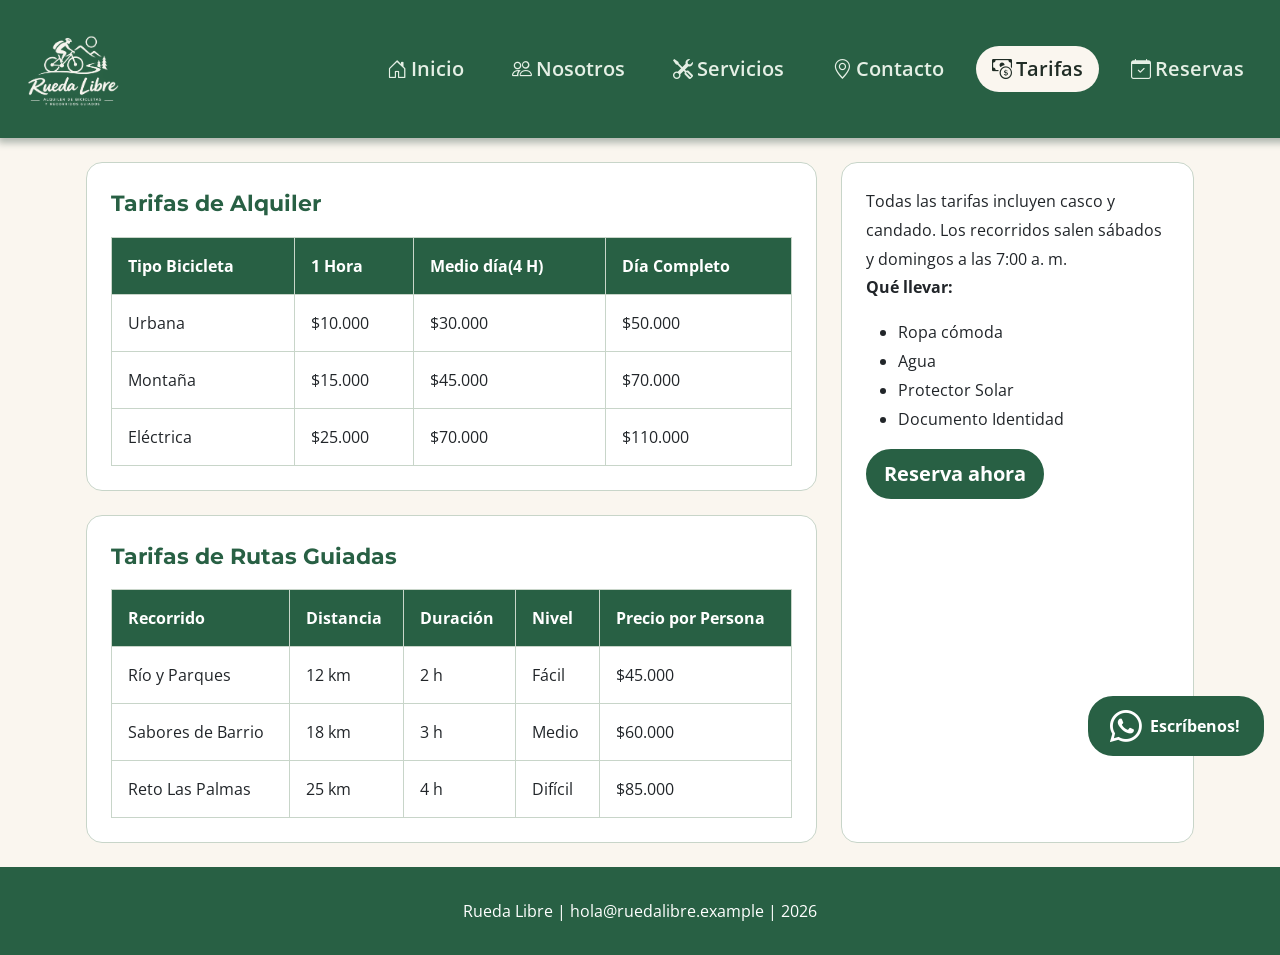
<file: paginas/tarifas.html>
<!DOCTYPE html>
<html lang="es">

<head>
    <meta charset="UTF-8">
    <meta name="viewport" content="width=device-width, initial-scale=1.0">
    <title>RuedaLibre | Tarifas</title>
    <link rel="preconnect" href="https://fonts.googleapis.com">
    <link rel="preconnect" href="https://fonts.gstatic.com" crossorigin>
    <link
        href="https://fonts.googleapis.com/css2?family=Inter:ital,opsz,wght@0,14..32,100..900;1,14..32,100..900&family=Montserrat:ital,wght@0,100..900;1,100..900&family=Open+Sans:ital,wght@0,300..800;1,300..800&display=swap"
        rel="stylesheet">
    <link href="https://cdn.jsdelivr.net/npm/bootstrap@5.3.8/dist/css/bootstrap.min.css" rel="stylesheet"
        integrity="sha384-sRIl4kxILFvY47J16cr9ZwB07vP4J8+LH7qKQnuqkuIAvNWLzeN8tE5YBujZqJLB" crossorigin="anonymous">
    <link rel="stylesheet" href="https://cdn.jsdelivr.net/npm/bootstrap-icons@1.11.3/font/bootstrap-icons.min.css">
    <link rel="stylesheet" href="../css/bootstrap.css"> <!-- CSS complemento de Bootstrap -->
    <meta name="description" content="Mira nuestras tarifas de alquiler de bicicletas y de nuestros recorridos.">
</head>

<body>

    <header class="sticky-top">
        <nav class="navbar navbar-expand-lg" data-bs-theme="dark" aria-label="Navegación principal">
            <div class="container-fluid">
                <a class="navbar-brand" href="../index.html"><img src="../img/Logo.png" alt="Logo de Rueda Libre" class="logo-img"></a>
                <button class="navbar-toggler" type="button" data-bs-toggle="collapse" data-bs-target="#menuPrincipal"
                    aria-controls="menuPrincipal" aria-expanded="false" aria-label="Abrir o cerrar el menú">
                    <span class="navbar-toggler-icon"></span>
                </button>
                <div class="collapse navbar-collapse" id="menuPrincipal">
                    <ul class="navbar-nav ms-auto">
                    <li class="nav-item"><a class="nav-link" href="../index.html"><i class="bi bi-house-door me-1" aria-hidden="true"></i>Inicio</a></li>
                    <li class="nav-item"><a class="nav-link" href="../index.html#Nosotros"><i class="bi bi-people me-1" aria-hidden="true"></i>Nosotros</a></li>
                    <li class="nav-item"><a class="nav-link" href="../index.html#Servicios"><i class="bi bi-tools me-1" aria-hidden="true"></i>Servicios</a></li>
                    <li class="nav-item"><a class="nav-link" href="../index.html#Encuentranos"><i class="bi bi-geo-alt me-1" aria-hidden="true"></i>Contacto</a></li>
                    <li class="nav-item"><a class="nav-link active" aria-current="page" href="./tarifas.html"><i class="bi bi-cash-coin me-1" aria-hidden="true"></i>Tarifas</a></li>
                    <li class="nav-item"><a class="nav-link" href="./reservas.html"><i class="bi bi-calendar-check me-1" aria-hidden="true"></i>Reservas</a></li>
                    </ul>
                </div>
            </div>
        </nav>
    </header>

    <main class="container-xl my-4 px-3">
        <div class="row g-4">

            <div class="col-12 col-lg-8 d-flex flex-column gap-4">
                <section class="card bg-white">
                    <div class="card-body p-3 p-md-4">
                        <div class="table-responsive container-tabla">
                            <table class="tabla tarifas-alquiler w-100 mb-0" id="tarifas-alquiler">
                                <caption>Tarifas de Alquiler</caption>
                                <thead>
                                    <tr>
                                        <th scope="col">Tipo Bicicleta</th>
                                        <th scope="col">1 Hora</th>
                                        <th scope="col">Medio día(4 H)</th>
                                        <th scope="col">Día Completo</th>
                                    </tr>
                                </thead>
                                <tbody>
                                    <tr>
                                        <td>Urbana</td>
                                        <td>$10.000</td>
                                        <td>$30.000</td>
                                        <td>$50.000</td>
                                    </tr>
                                    <tr>
                                        <td>Montaña</td>
                                        <td>$15.000</td>
                                        <td>$45.000</td>
                                        <td>$70.000</td>
                                    </tr>
                                    <tr>
                                        <td>Eléctrica</td>
                                        <td>$25.000</td>
                                        <td>$70.000</td>
                                        <td>$110.000</td>
                                    </tr>
                                </tbody>
                            </table>
                        </div>
                    </div>
                </section>

                <section class="card bg-white">
                    <div class="card-body p-3 p-md-4">
                        <div class="table-responsive container-tabla">
                            <table class="tabla tarifas-recorrido w-100 mb-0" id="tarifas-recorridos">
                                <caption>Tarifas de Rutas Guiadas</caption>
                                <thead>
                                    <tr>
                                        <th>Recorrido</th>
                                        <th>Distancia</th>
                                        <th>Duración</th>
                                        <th>Nivel</th>
                                        <th>Precio por Persona</th>
                                    </tr>
                                </thead>
                                <tbody>
                                    <tr>
                                        <td>Río y Parques</td>
                                        <td>12 km</td>
                                        <td>2 h</td>
                                        <td>Fácil</td>
                                        <td>$45.000</td>
                                    </tr>
                                    <tr>
                                        <td>Sabores de Barrio</td>
                                        <td>18 km</td>
                                        <td>3 h</td>
                                        <td>Medio</td>
                                        <td>$60.000</td>
                                    </tr>
                                    <tr>
                                        <td>Reto Las Palmas</td>
                                        <td>25 km</td>
                                        <td>4 h</td>
                                        <td>Difícil</td>
                                        <td>$85.000</td>
                                    </tr>
                                </tbody>
                            </table>
                        </div>
                    </div>
                </section>
            </div>

            <div class="col-12 col-lg-4">
                <section class="card bg-white h-100 container-description">
                    <div class="card-body p-3 p-md-4">
                        <p>Todas las tarifas incluyen casco y candado. Los recorridos salen sábados y
                            domingos a las 7:00 a. m. <br><strong>Qué llevar:</strong></p>

                        <aside>
                            <ul>
                                <li>Ropa cómoda</li>
                                <li>Agua</li>
                                <li>Protector Solar</li>
                                <li>Documento Identidad</li>
                            </ul>
                        </aside>

                        <a href="reservas.html" class="btn btn-primary btn-lg">Reserva ahora</a>
                    </div>
                </section>
            </div>

        </div>

        <aside class="whatsapp">
            <a href="whatsapp://send?phone=573001234567" target="_blank" class="btn btn-primary btn-whatsapp" aria-label="Escríbenos por WhatsApp">
                <i class="bi bi-whatsapp" aria-hidden="true"></i>
                <p>Escríbenos!</p>
            </a>
        </aside>

    </main>

    <footer id="footer">
        Rueda Libre | hola@ruedalibre.example | 2026
    </footer>

    <script src="https://cdn.jsdelivr.net/npm/bootstrap@5.3.8/dist/js/bootstrap.bundle.min.js"
        integrity="sha384-FKyoEForCGlyvwx9Hj09JcYn3nv7wiPVlz7YYwJrWVcXK/BmnVDxM+D2scQbITxI"
        crossorigin="anonymous"></script>

</body>

</html>
</file>
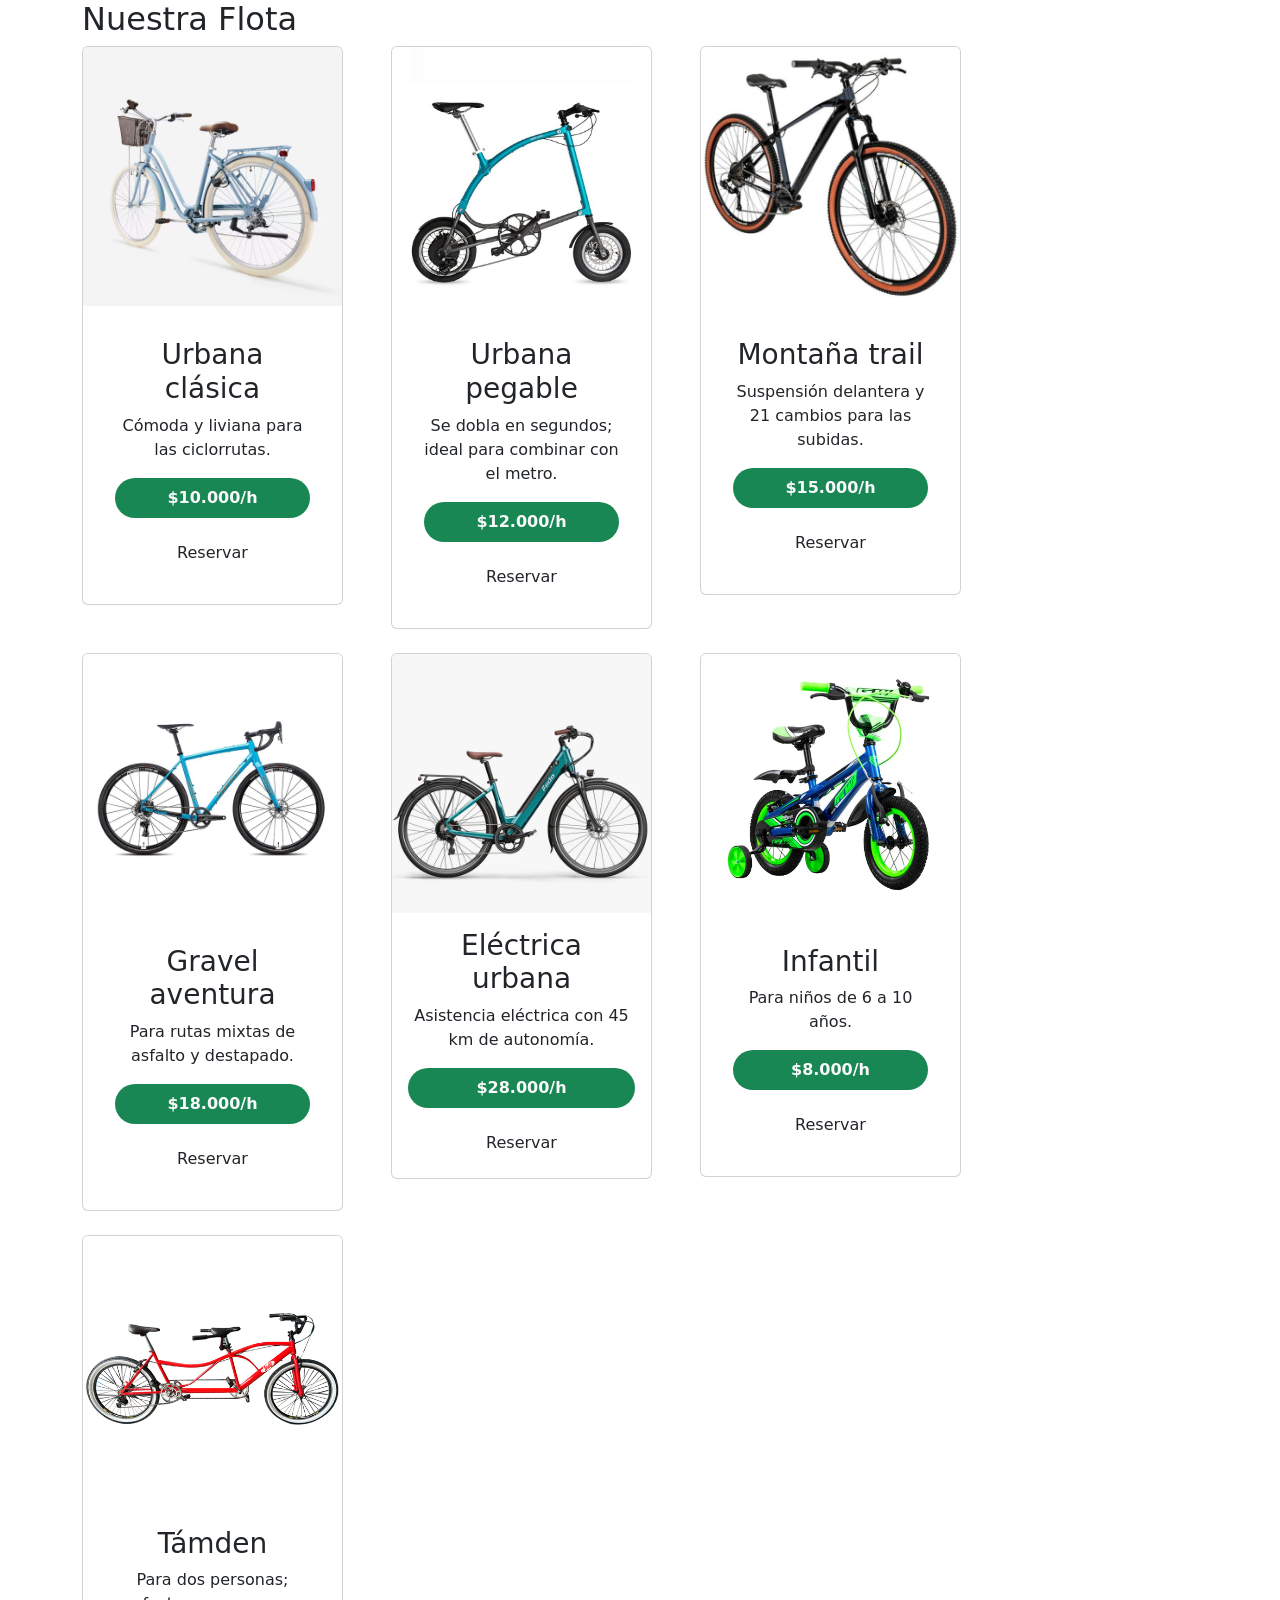
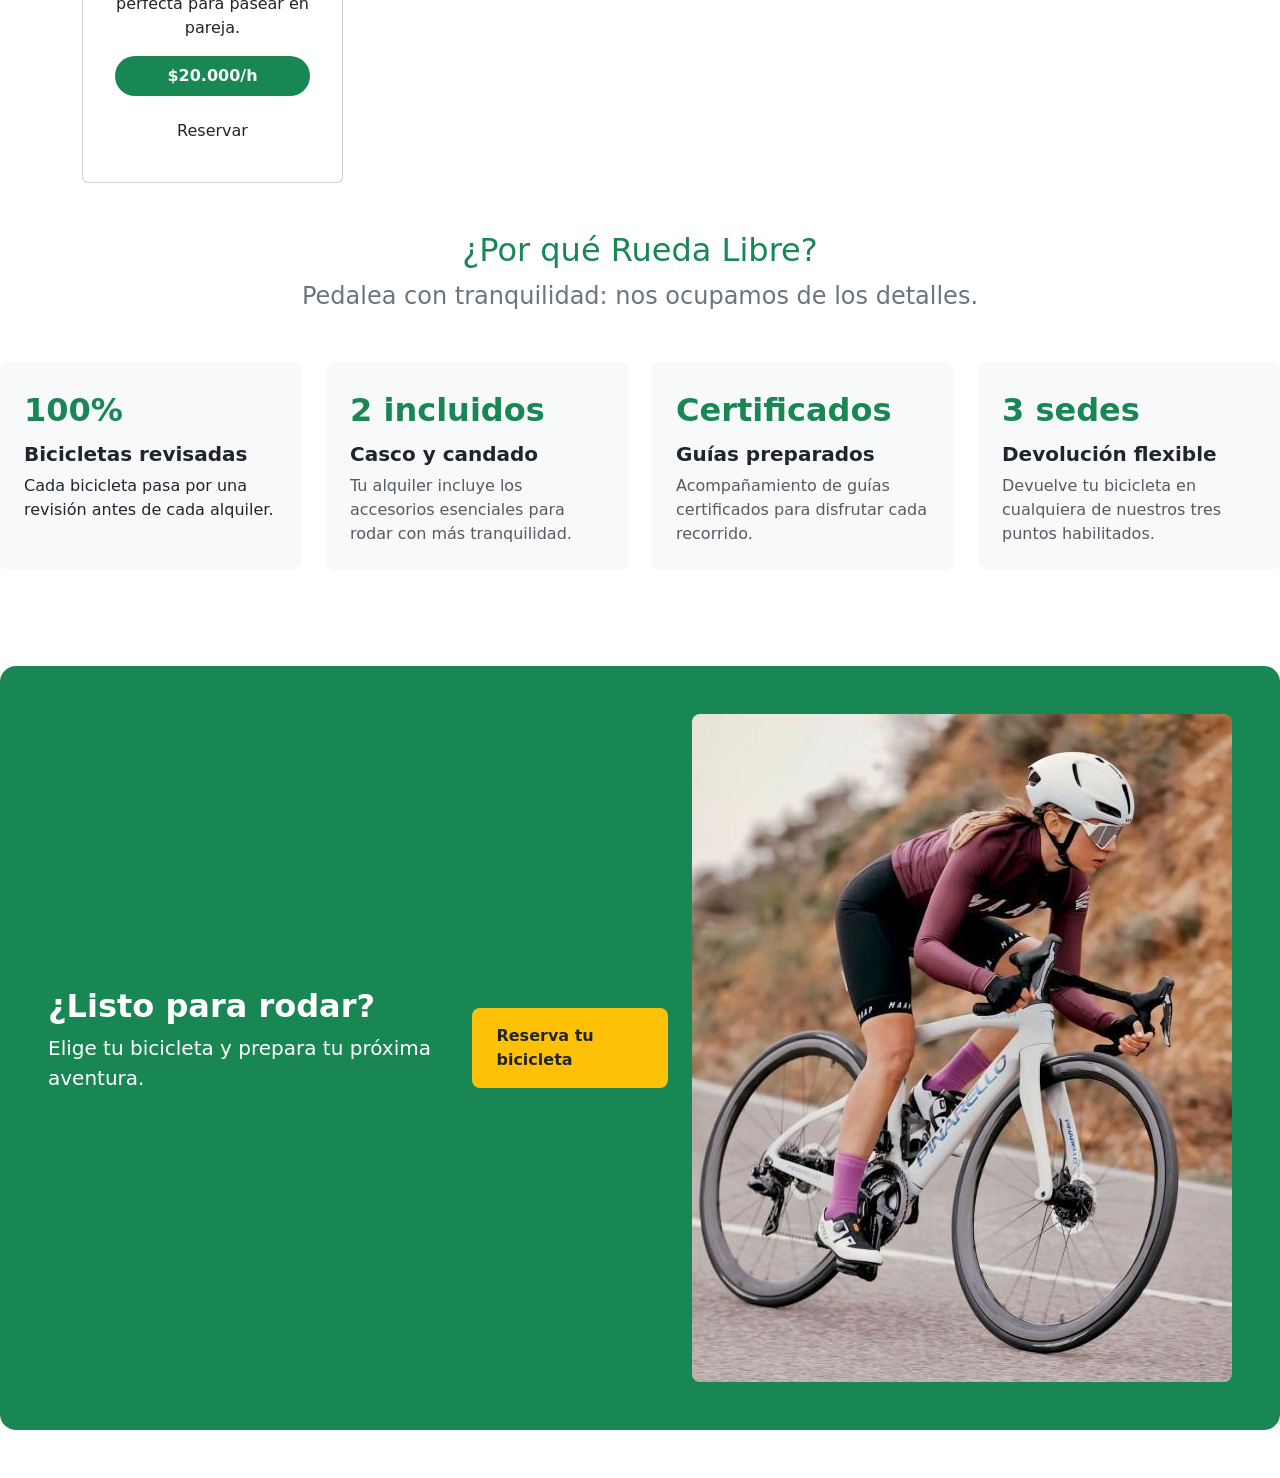
<file: pruebas/catalogo-bootstrap.html>
<!doctype html>
<html lang="en">

<head>
    <meta charset="utf-8">
    <meta name="viewport" content="width=device-width, initial-scale=1">
    <title>Bootstrap demo</title>
    <link href="https://cdn.jsdelivr.net/npm/bootstrap@5.3.8/dist/css/bootstrap.min.css" rel="stylesheet"
        integrity="sha384-sRIl4kxILFvY47J16cr9ZwB07vP4J8+LH7qKQnuqkuIAvNWLzeN8tE5YBujZqJLB" crossorigin="anonymous">
</head>

<body class="w-100">
    <main>
        <section class="container container-flota">
            <h2>Nuestra Flota</h2>
            <div class="row gap-4">
                <article class="col-12 col-sm-6 col-lg-4 col-xl-3">
                    <div class="card">
                        <img src="../img/Urbana.jpg" alt="Bicicleta urbana clásica" class="card-img-top">

                        <div class="flex-column justify-content-center p-3 align-items-center text-center bg-white m-3">
                            <h3 class="card-title">Urbana clásica</h3>
                            <p class="card-text">
                                Cómoda y liviana para las ciclorrutas.
                            </p>
                            <p class="p-2 bg-success text-light rounded-pill fw-semibold">
                                $10.000/h
                            </p>
                            <a href="../paginas/reservas.html" class="btn btn-flota">Reservar</a>
                        </div>
                    </div>
                </article>

                <article class="col-12 col-sm-6 col-lg-4 col-xl-3">
                    <div class="card">
                        <img src="../img/Pegable.jpg" alt="Bicicleta urbana pegable" class="card-img-top">

                        <div class="flex-column justify-content-center p-3 align-items-center text-center bg-white m-3">
                            <h3 class="card-title">Urbana pegable</h3>
                            <p class="card-text">
                                Se dobla en segundos; ideal para combinar con el metro.
                            </p>
                            <p class="p-2 bg-success text-light rounded-pill fw-semibold">
                                $12.000/h
                            </p>
                            <a href="../paginas/reservas.html" class="btn btn-flota">Reservar</a>
                        </div>
                    </div>
                </article>

                <article class="col-12 col-sm-6 col-lg-4 col-xl-3">
                    <div class="card">
                        <img src="../img/Montana.jpeg" alt="Bicicleta montaña trail" class="card-img-top">

                        <div class="flex-column justify-content-center p-3 align-items-center text-center bg-white m-3">
                            <h3 class="card-title">Montaña trail</h3>
                            <p class="card-text">
                                Suspensión delantera y 21 cambios para las subidas.
                            </p>
                            <p class="p-2 bg-success text-light rounded-pill fw-semibold">
                                $15.000/h
                            </p>
                            <a href="../paginas/reservas.html" class="btn btn-flota">Reservar</a>
                        </div>
                    </div>

                </article>

                <article class="col-12 col-sm-6 col-lg-4 col-xl-3">
                    <div class="card">
                        <img src="../img/gravel.jpg" alt="Bicicleta gravel aventura" class="card-img-top">

                        <div class="flex-column justify-content-center p-3 align-items-center text-center bg-white m-3">
                            <h3 class="card-title">Gravel aventura</h3>
                            <p class="card-text">
                                Para rutas mixtas de asfalto y destapado.
                            </p>
                            <p class="p-2 bg-success text-light rounded-pill fw-semibold">
                                $18.000/h
                            </p>
                            <a href="../paginas/reservas.html" class="btn btn-flota">Reservar</a>
                        </div>
                    </div>

                </article>

                <article class="col-12 col-sm-6 col-lg-4 col-xl-3">
                    <div class="card">
                        <img src="../img/Electrica.jpg" alt="Bicicleta eléctrica urbana" class="card-img-top">

                        <div class="flex-column justify-content-center align-items-center text-center bg-white m-3">
                            <h3 class="card-title">Eléctrica urbana</h3>
                            <p class="card-text">
                                Asistencia eléctrica con 45 km de autonomía.
                            </p>
                            <p class="p-2 bg-success text-light rounded-pill fw-semibold">
                                $28.000/h
                            </p>
                            <a href="../paginas/reservas.html" class="btn btn-flota">Reservar</a>
                        </div>
                    </div>

                </article>

                <article class="col-12 col-sm-6 col-lg-4 col-xl-3">
                    <div class="card">
                        <img src="../img/Nino.jpg" alt="Bicicleta para niños" class="card-img-top">

                        <div class="flex-column justify-content-center p-3 align-items-center text-center bg-white m-3">
                            <h3 class="card-title">Infantil</h3>
                            <p class="card-text">
                                Para niños de 6 a 10 años.
                            </p>
                            <p class="p-2 bg-success text-light rounded-pill fw-semibold">
                                $8.000/h
                            </p>
                            <a href="../paginas/reservas.html" class="btn btn-flota">Reservar</a>
                        </div>
                    </div>

                </article>

                <article class="col-12 col-sm-6 col-lg-4 col-xl-3">
                    <div class="card">
                        <img src="../img/tamden.jpg" alt="Bicicleta Tamden para dos personas" class="card-img-top">

                        <div class="flex-column justify-content-center p-3 align-items-center text-center bg-white m-3">
                            <h3 class="card-title">Támden</h3>
                            <p class="card-text">
                                Para dos personas; perfecta para pasear en pareja.
                            </p>
                            <p class="p-2 bg-success text-light rounded-pill fw-semibold">
                                $20.000/h
                            </p>
                            <a href="../paginas/reservas.html" class="btn btn-flota">Reservar</a>
                        </div>
                    </div>
                </article>
            </div>
        </section>

        <section class="py-5">
            <div class="text-center mb-5">
                <h2 class="text-success">¿Por qué Rueda Libre?</h2>
                <p class="mb-0 fs-4 text-secondary">Pedalea con tranquilidad: nos ocupamos de los detalles.</p>
            </div>

            <div class="row g-4">
                <article class="col-12 col-md-6 col-lg-3">
                    <div class="h-100 bg-light rounded-3 p-4">
                        <p class="fs-2 fw-bold text-success mb-2">100%</p>
                        <h3 class="h5 fw-bold mb-2">Bicicletas revisadas</h3>
                        <p class="mb-0">Cada bicicleta pasa por una revisión antes de cada alquiler.</p>
                    </div>
                </article>

                <article class="col-12 col-md-6 col-lg-3">
                    <div class="h-100 bg-light rounded-3 p-4">
                        <p class="fs-2 fw-bold text-success mb-2">2 incluidos</p>
                        <h3 class="h5 fw-bold mb-2">Casco y candado</h3>
                        <p class="text-body-secondary mb-0">Tu alquiler incluye los accesorios esenciales para rodar con más tranquilidad.</p>
                    </div>
                </article>

                <article class="col-12 col-md-6 col-lg-3">
                    <div class="h-100 bg-light rounded-3 p-4">
                        <p class="fs-2 fw-bold text-success mb-2">Certificados</p>
                        <h3 class="h5 fw-bold mb-2">Guías preparados</h3>
                        <p class="text-body-secondary mb-0">Acompañamiento de guías certificados para disfrutar cada recorrido.</p>
                    </div>
                </article>

                <article class="col-12 col-md-6 col-lg-3">
                    <div class="h-100 bg-light rounded-3 p-4">
                        <p class="fs-2 fw-bold text-success mb-2">3 sedes</p>
                        <h3 class="h5 fw-bold mb-2">Devolución flexible</h3>
                        <p class="text-body-secondary mb-0">Devuelve tu bicicleta en cualquiera de nuestros tres puntos habilitados.</p>
                    </div>
                </article>
            </div>
        </section>
            
        <section class="my-4 my-md-5 rounded-4 bg-success text-white p-4 p-md-5">
            <div class="d-flex flex-column flex-md-row align-items-md-center justify-content-between gap-4">
                <div class="d-flex flex-column flex-md-row align-items-md-center justify-content-around gap-4 flex-grow-1">
                    <div>
                        <h2 class="h2 fw-bold mb-2">¿Listo para rodar?</h2>
                        <p class="lead">Elige tu bicicleta y prepara tu próxima aventura.</p>
                    </div>
                    <a href="../paginas/reservas.html" class="d-inline-block align-self-start align-self-md-center bg-warning text-dark text-decoration-none fw-bold px-4 py-3 rounded-3">Reserva tu bicicleta</a>
                </div>
                <img src="../img/ciclista.jpg" class="d-none d-md-block rounded-3 img-fluid" alt="Mujer montando bicicleta">
            </div>
        </section>

    </main>



    <script src="https://cdn.jsdelivr.net/npm/bootstrap@5.3.8/dist/js/bootstrap.bundle.min.js"
        integrity="sha384-FKyoEForCGlyvwx9Hj09JcYn3nv7wiPVlz7YYwJrWVcXK/BmnVDxM+D2scQbITxI"
        crossorigin="anonymous"></script>
</body>

</html>
</file>
